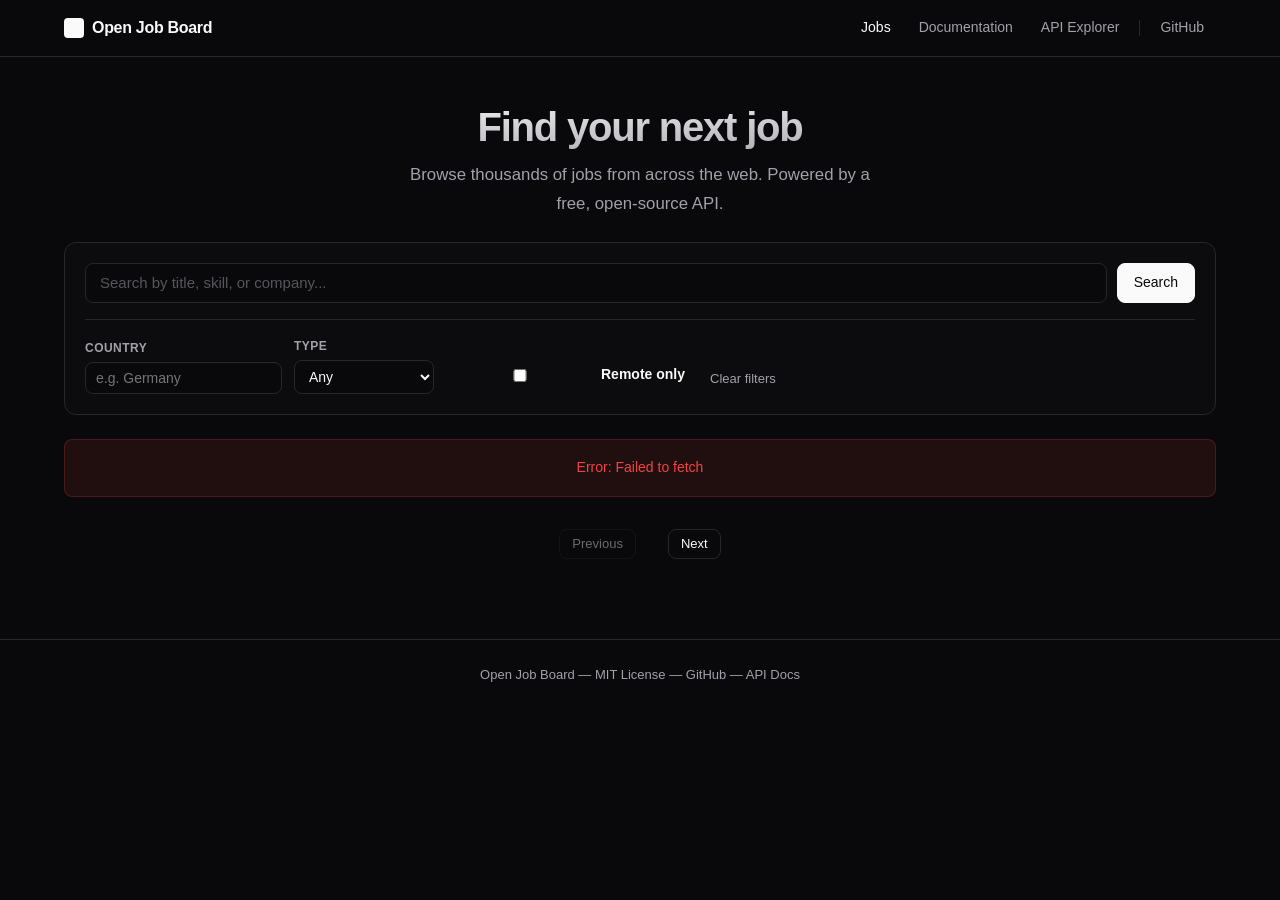
<file: docs/index.html>
<!DOCTYPE html>
<html lang="en">
<head>
  <meta charset="UTF-8">
  <meta name="viewport" content="width=device-width, initial-scale=1.0">
  <title>Open Job Board - Browse Jobs</title>
  <meta name="description" content="Browse thousands of job listings. Search by keyword, filter by location, remote, employment type, and more.">
  <link rel="stylesheet" href="assets/style.css">
</head>
<body>
  <header class="site-header">
    <div class="container">
      <a href="./" class="logo">
        <div class="logo-icon"></div>
        Open Job Board
      </a>
      <button class="nav-toggle" onclick="document.querySelector('.site-header nav').classList.toggle('open')" aria-label="Toggle navigation">
        <svg viewBox="0 0 20 20" fill="currentColor"><path fill-rule="evenodd" d="M3 5a1 1 0 011-1h12a1 1 0 110 2H4a1 1 0 01-1-1zm0 5a1 1 0 011-1h12a1 1 0 110 2H4a1 1 0 01-1-1zm0 5a1 1 0 011-1h12a1 1 0 110 2H4a1 1 0 01-1-1z" clip-rule="evenodd"/></svg>
      </button>
      <nav>
        <a href="./" class="active">Jobs</a>
        <a href="docs/">Documentation</a>
        <a href="docs/api.html">API Explorer</a>
        <span class="nav-separator"></span>
        <a href="https://github.com/open-job-board/open-job-board">GitHub</a>
      </nav>
    </div>
  </header>

  <main class="container">
    <!-- Search hero -->
    <section class="search-hero">
      <h1 class="search-hero-title">Find your next job</h1>
      <p class="search-hero-subtitle">Browse thousands of jobs from across the web. Powered by a free, open-source API.</p>
    </section>

    <!-- Search + Filters -->
    <form id="search-form" class="search-form">
      <div class="search-row">
        <input
          type="text"
          id="q"
          name="q"
          placeholder="Search by title, skill, or company..."
          class="search-input-main"
          autocomplete="off"
        >
        <button type="submit" class="btn btn-primary">Search</button>
      </div>

      <div class="filters-bar" id="filters-bar">
        <div class="filter-group">
          <label for="country">Country</label>
          <input type="text" id="country" placeholder="e.g. Germany">
        </div>
        <div class="filter-group">
          <label for="employment">Type</label>
          <select id="employment">
            <option value="">Any</option>
            <option value="full-time">Full-time</option>
            <option value="part-time">Part-time</option>
            <option value="contract">Contract</option>
            <option value="freelance">Freelance</option>
            <option value="internship">Internship</option>
          </select>
        </div>
        <div class="filter-group filter-group-checkbox">
          <label>
            <input type="checkbox" id="remote">
            Remote only
          </label>
        </div>
        <button type="button" class="btn btn-ghost btn-sm" id="clear-filters-btn">Clear filters</button>
      </div>
    </form>

    <!-- Status -->
    <div id="status" class="status-message" hidden></div>

    <!-- Results header -->
    <div id="results-header" class="results-header" hidden>
      <span id="results-count"></span>
    </div>

    <!-- Job list -->
    <div id="results" class="results-grid"></div>

    <!-- Pagination -->
    <div id="pagination" class="pagination" hidden>
      <button id="prev-btn" class="btn btn-secondary btn-sm" disabled>Previous</button>
      <span id="page-info"></span>
      <button id="next-btn" class="btn btn-secondary btn-sm">Next</button>
    </div>
  </main>

  <!-- Job detail modal -->
  <div id="job-modal" class="job-modal" hidden>
    <div class="job-modal-backdrop" id="modal-backdrop"></div>
    <div class="job-modal-content" id="modal-content" role="dialog" aria-modal="true" aria-labelledby="modal-title">
      <div class="job-modal-header">
        <h2 id="modal-title"></h2>
        <button class="job-modal-close" id="modal-close" aria-label="Close">&times;</button>
      </div>
      <div class="job-modal-body" id="modal-body"></div>
    </div>
  </div>

  <footer class="site-footer">
    <div class="container">
      <p>Open Job Board &mdash; MIT License &mdash; <a href="https://github.com/open-job-board/open-job-board">GitHub</a> &mdash; <a href="docs/">API Docs</a></p>
    </div>
  </footer>

  <script src="assets/search.js"></script>
</body>
</html>
</file>
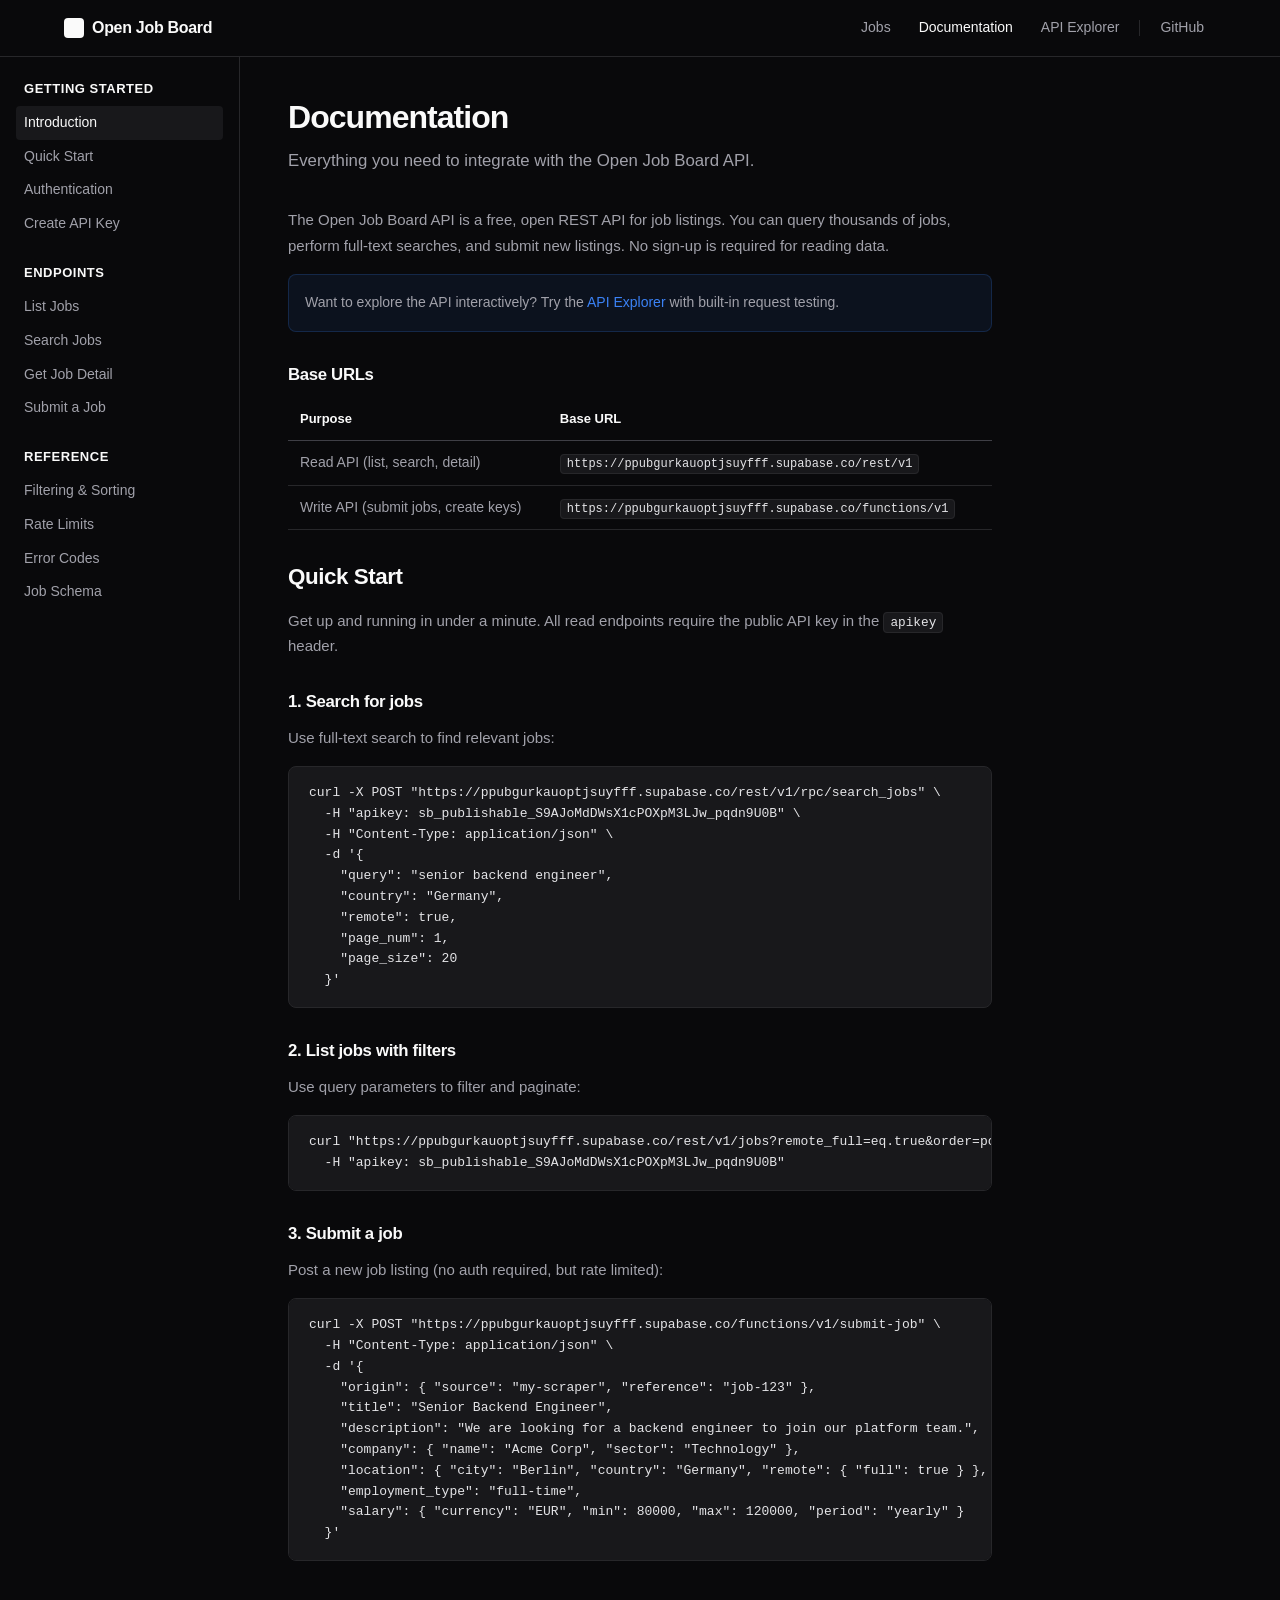
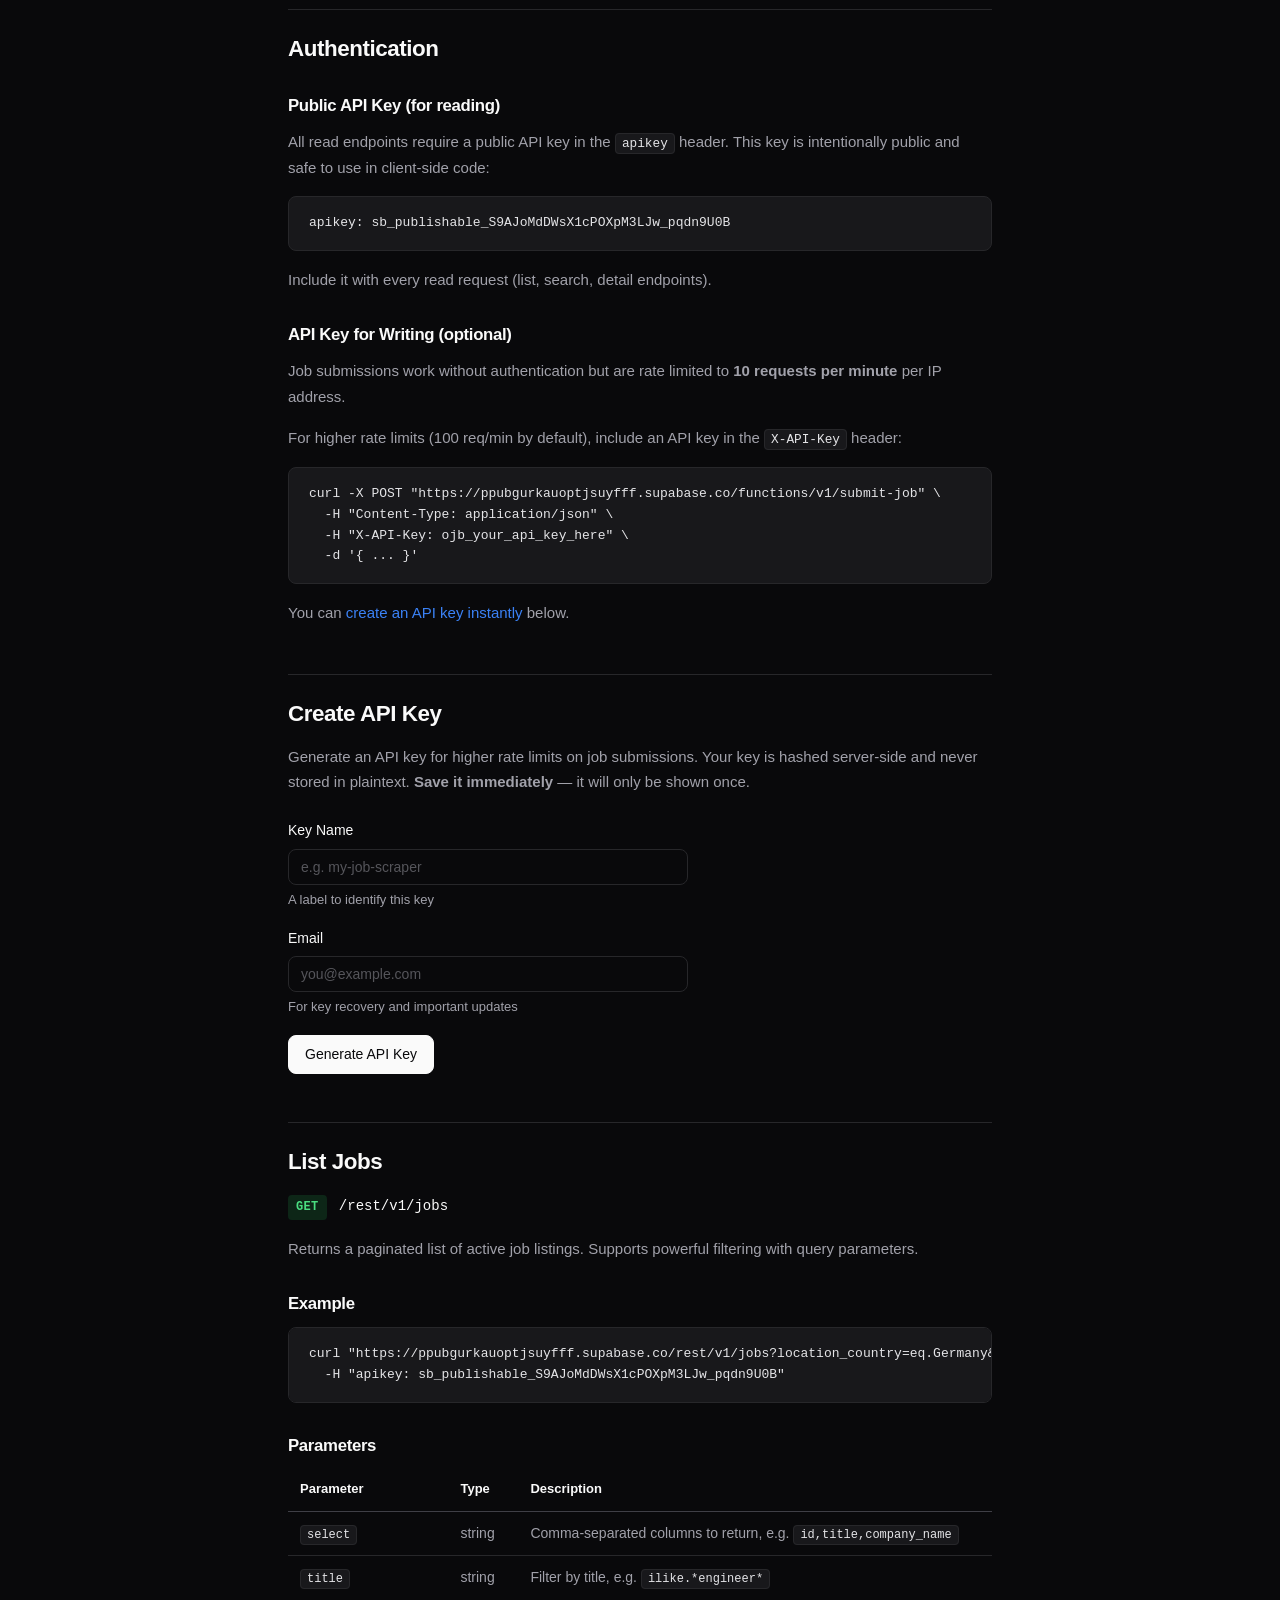
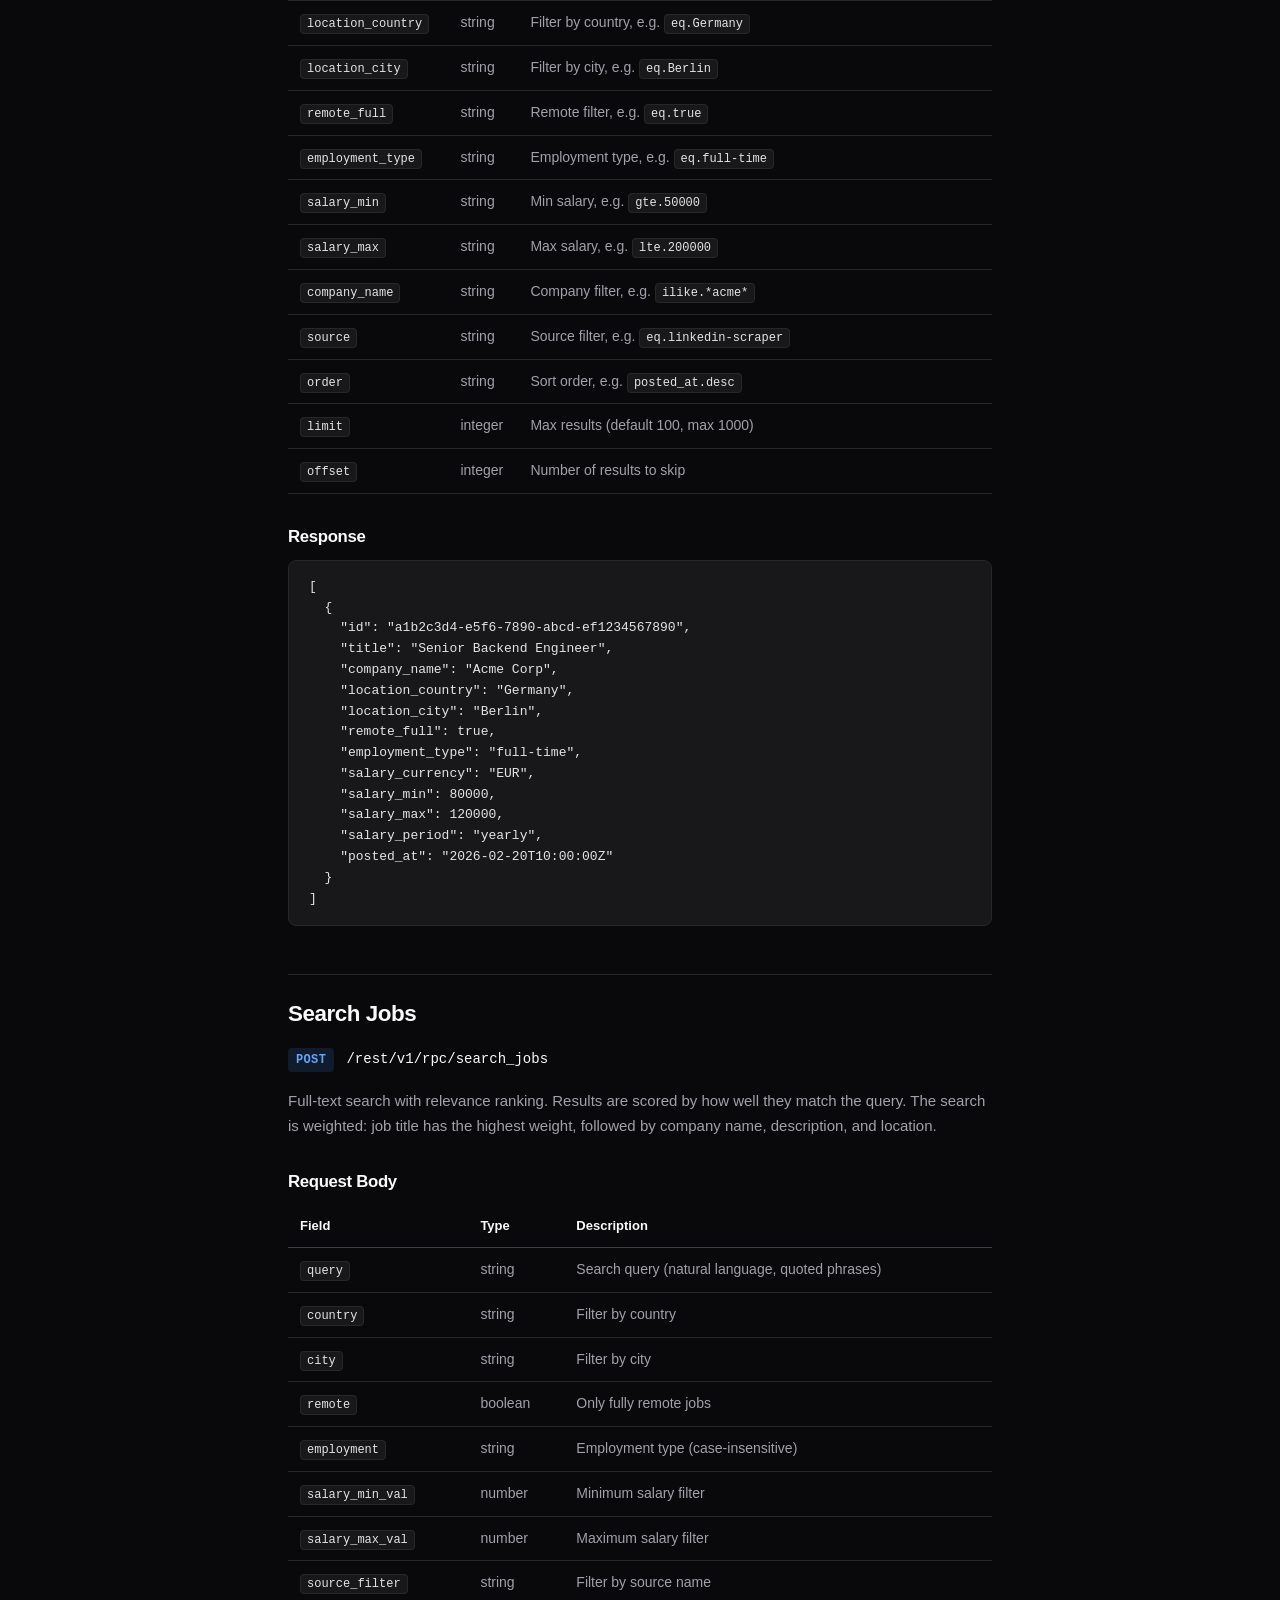
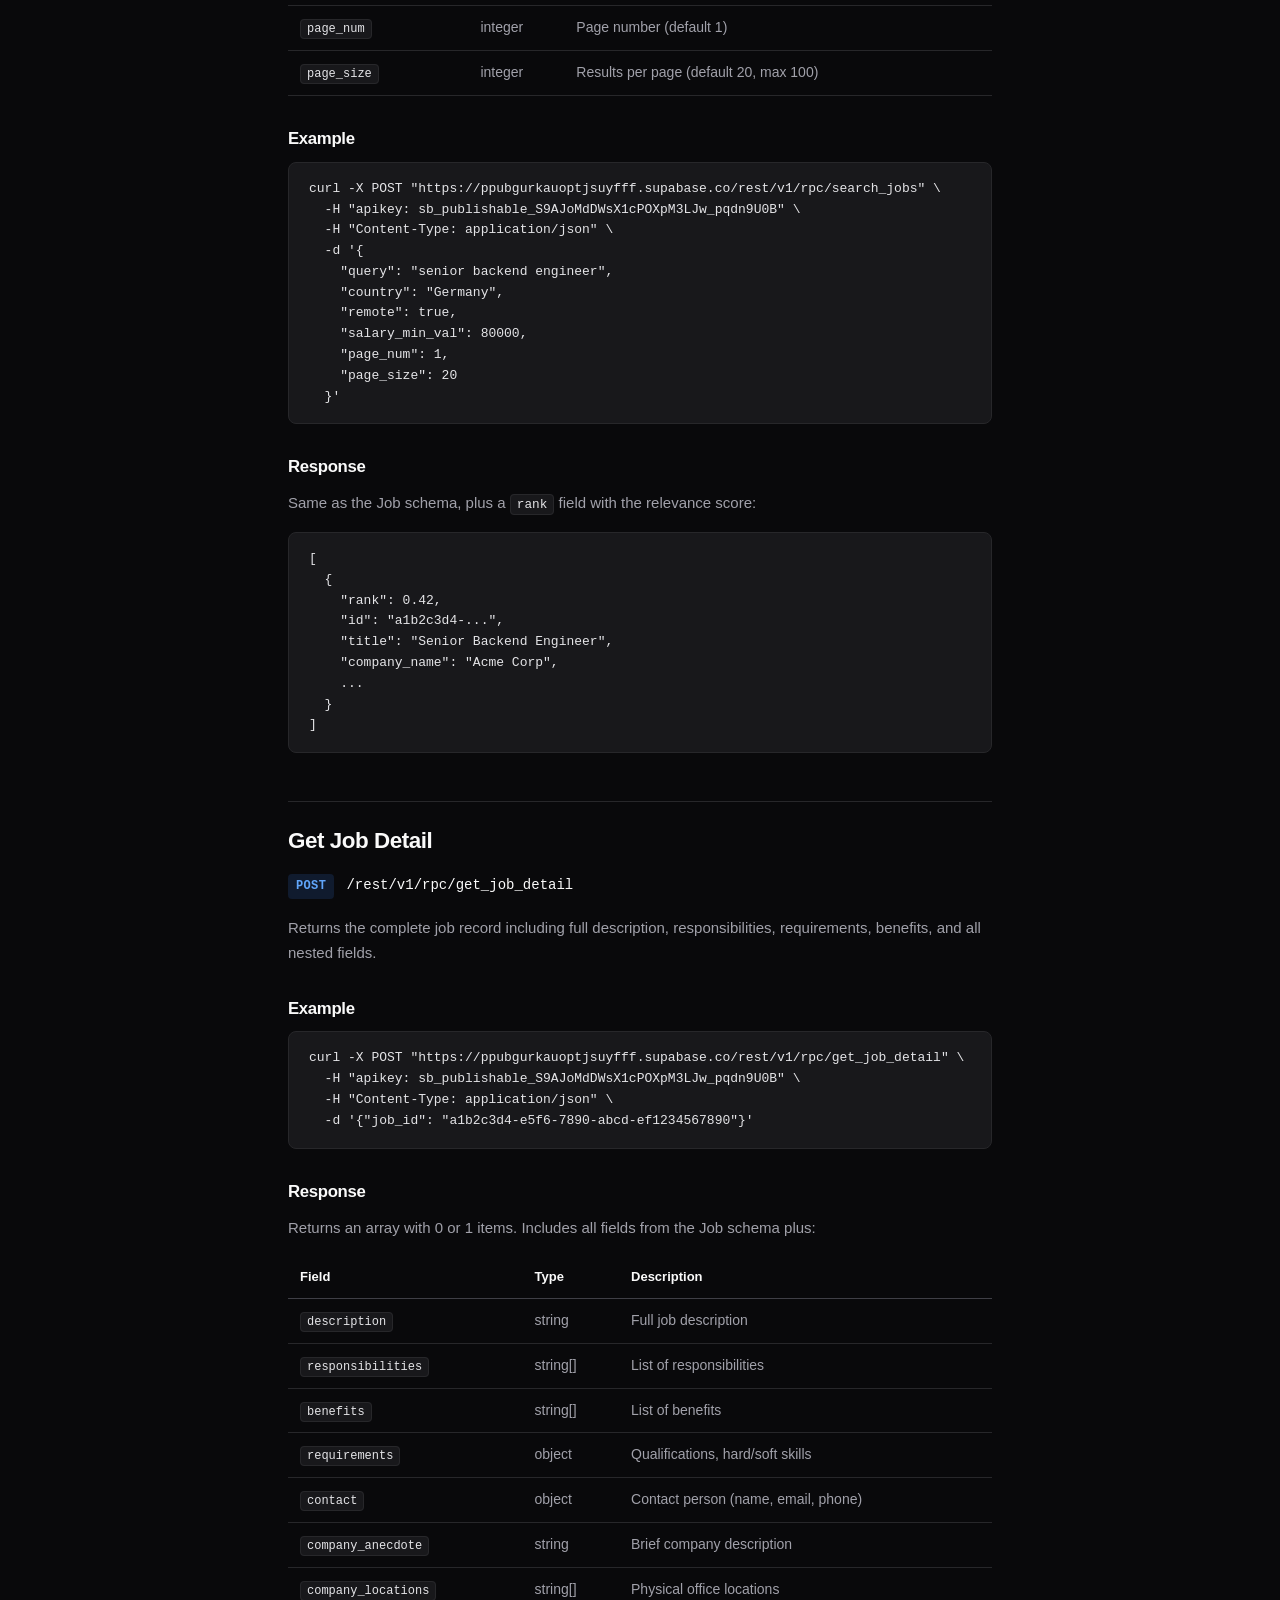
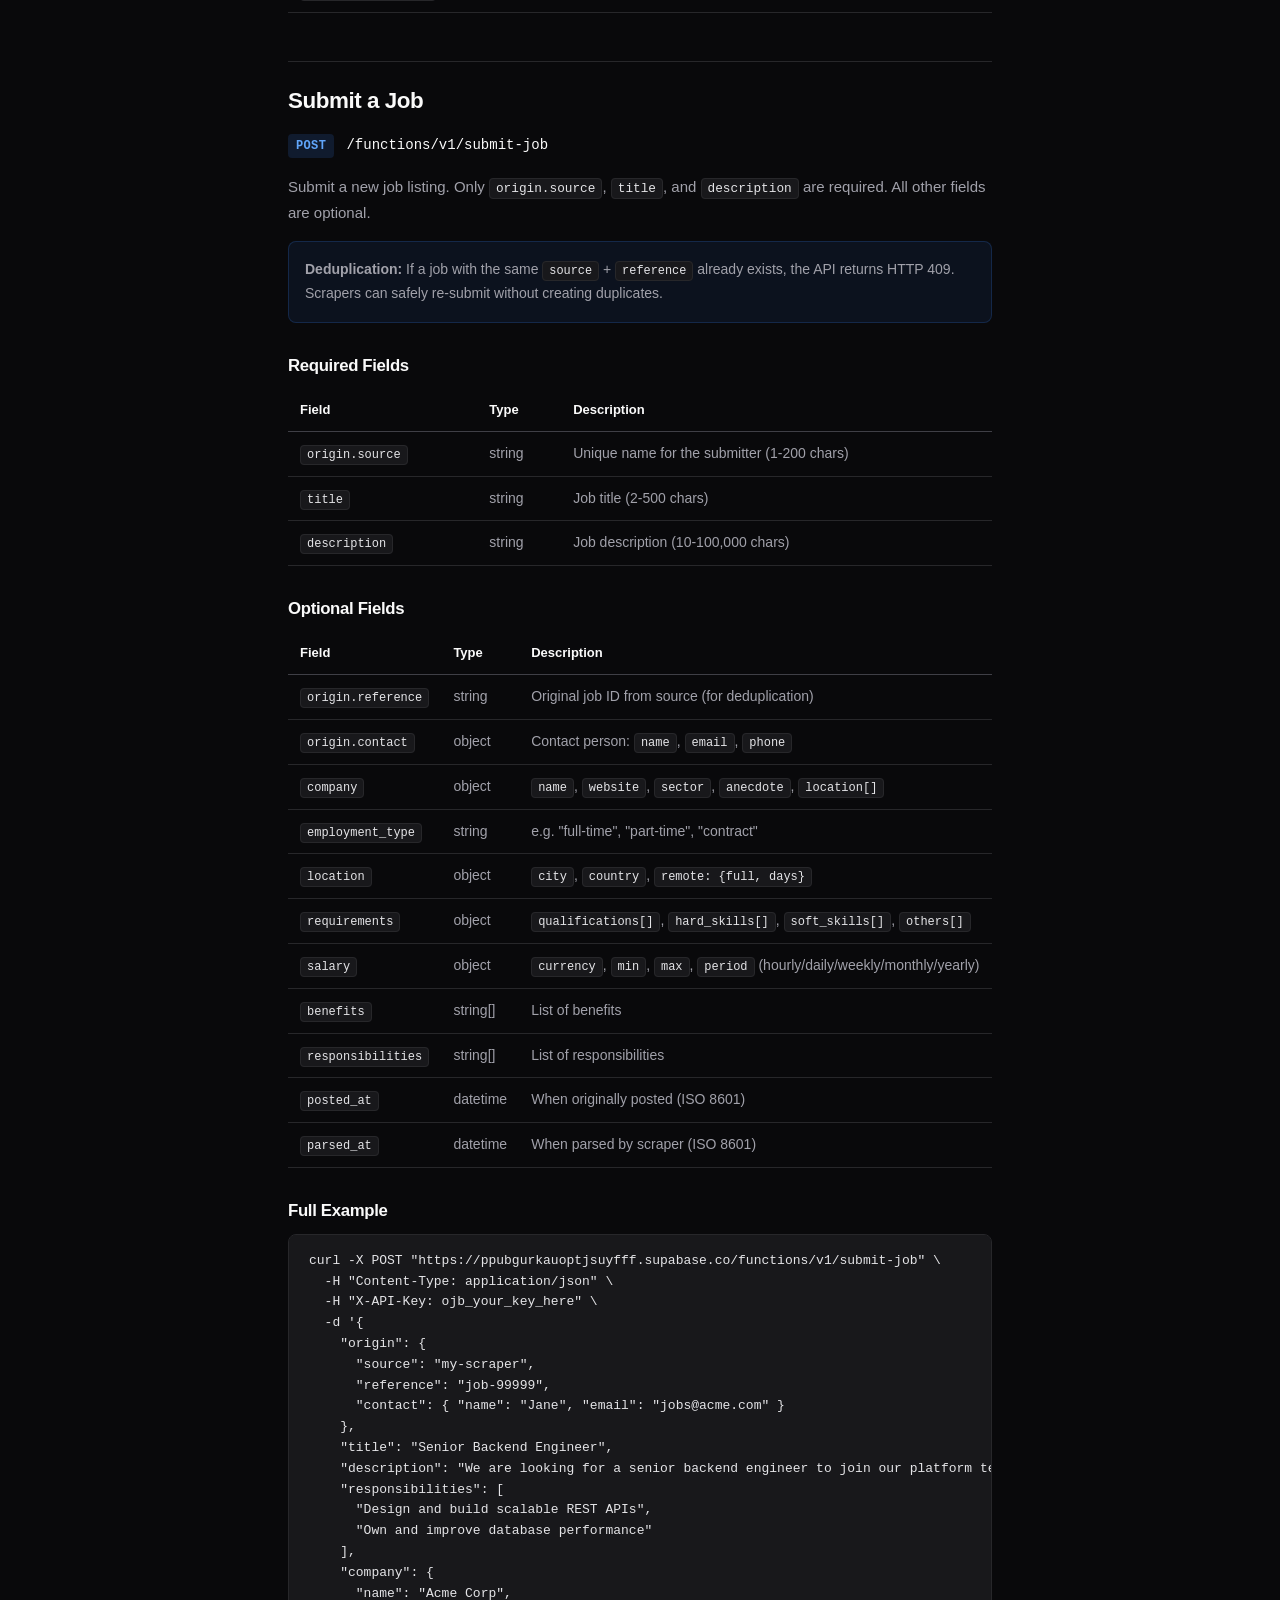
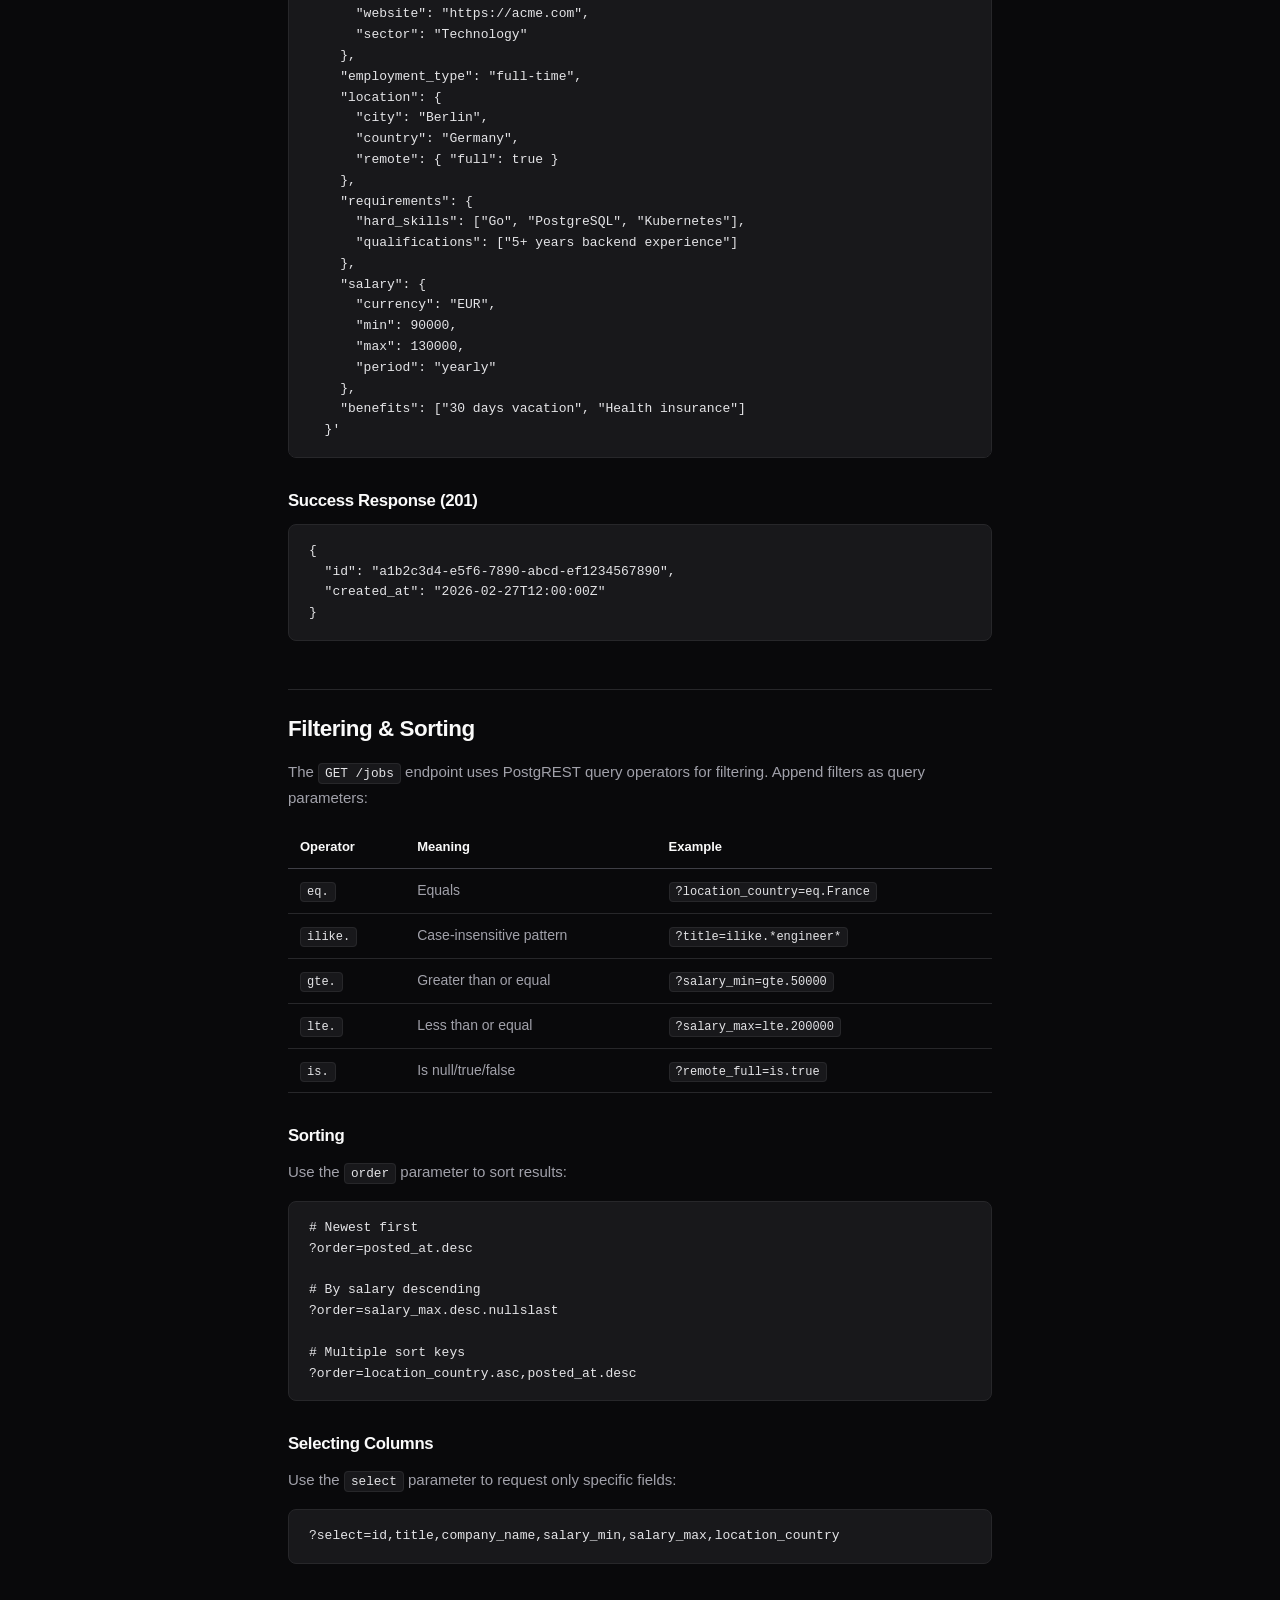
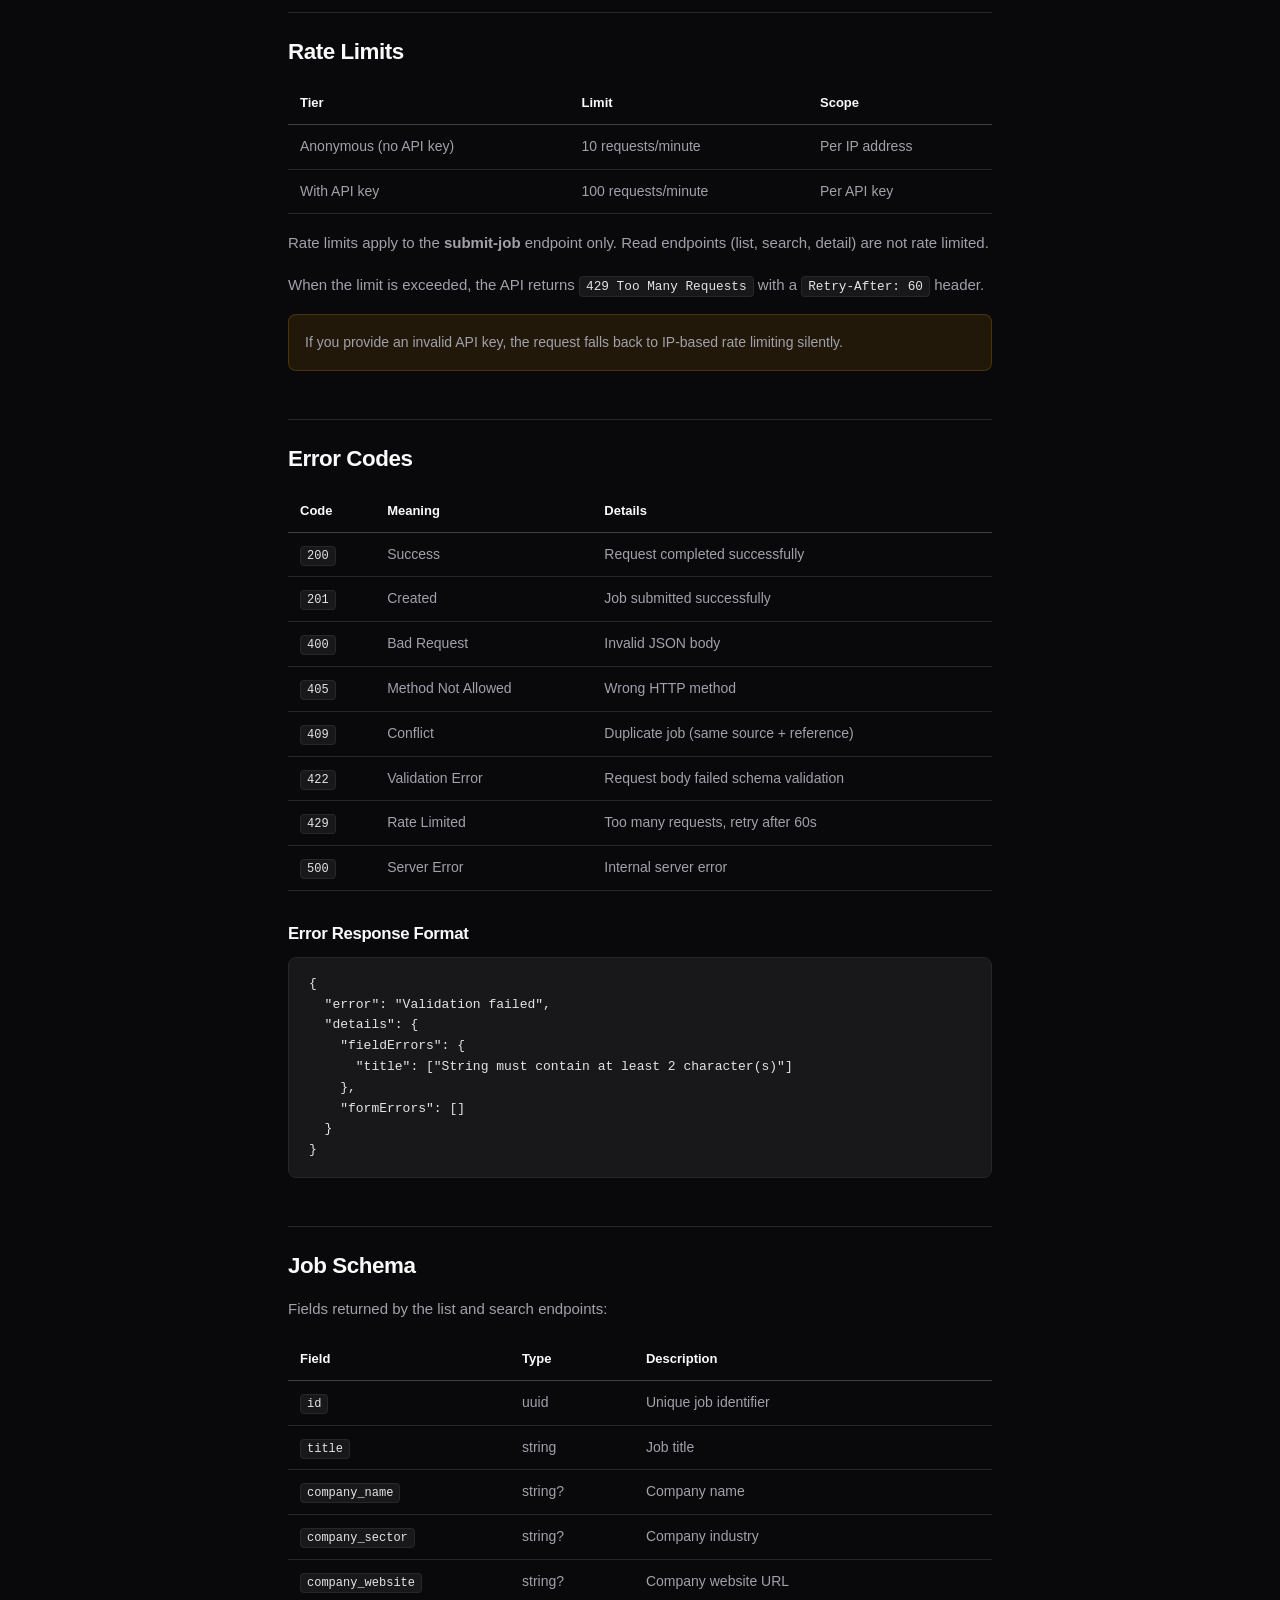
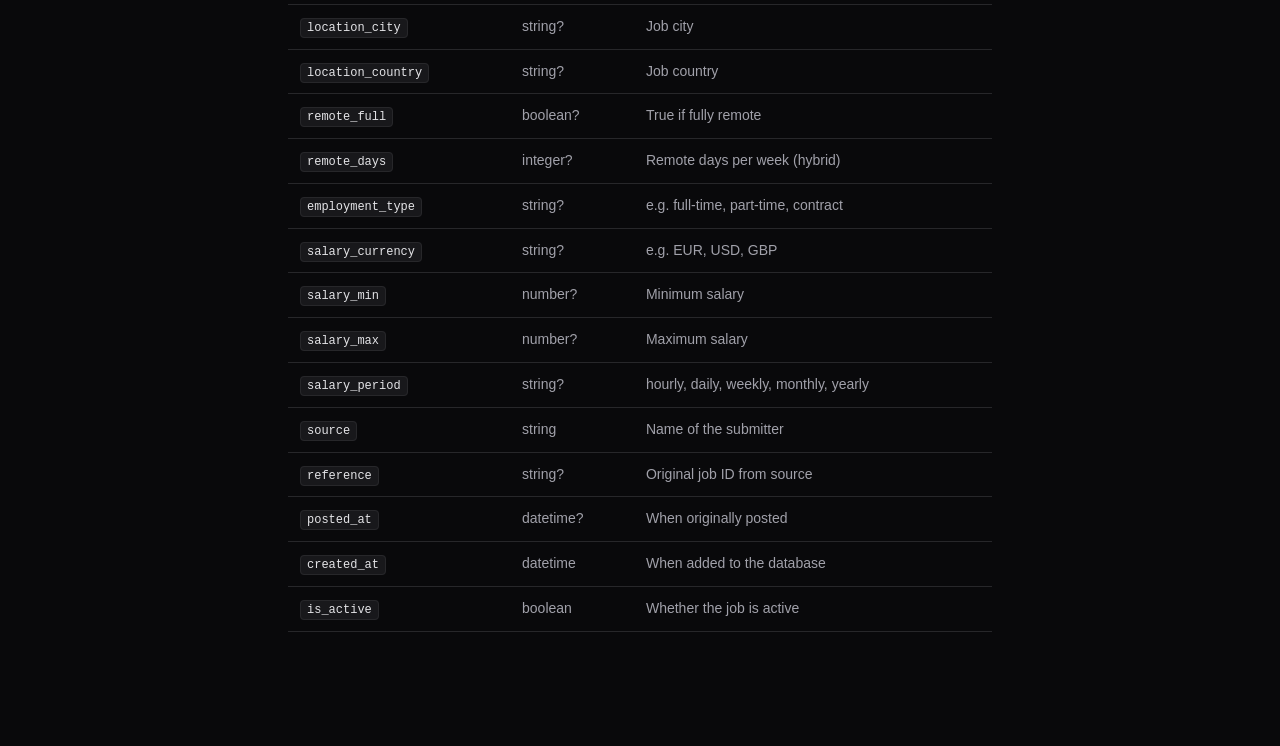
<file: docs/docs/index.html>
<!DOCTYPE html>
<html lang="en">
<head>
  <meta charset="UTF-8">
  <meta name="viewport" content="width=device-width, initial-scale=1.0">
  <title>Documentation - Open Job Board</title>
  <meta name="description" content="Complete API documentation for the Open Job Board. Learn how to query, search, and submit job listings.">
  <link rel="stylesheet" href="../assets/style.css">
</head>
<body>
  <header class="site-header">
    <div class="container">
      <a href="../" class="logo">
        <div class="logo-icon"></div>
        Open Job Board
      </a>
      <button class="nav-toggle" onclick="document.querySelector('.site-header nav').classList.toggle('open')" aria-label="Toggle navigation">
        <svg viewBox="0 0 20 20" fill="currentColor"><path fill-rule="evenodd" d="M3 5a1 1 0 011-1h12a1 1 0 110 2H4a1 1 0 01-1-1zm0 5a1 1 0 011-1h12a1 1 0 110 2H4a1 1 0 01-1-1zm0 5a1 1 0 011-1h12a1 1 0 110 2H4a1 1 0 01-1-1z" clip-rule="evenodd"/></svg>
      </button>
      <nav>
        <a href="../">Jobs</a>
        <a href="./" class="active">Documentation</a>
        <a href="api.html">API Explorer</a>
        <span class="nav-separator"></span>
        <a href="https://github.com/open-job-board/open-job-board">GitHub</a>
      </nav>
    </div>
  </header>

  <div class="docs-layout">
    <aside class="docs-sidebar" id="docs-sidebar">
      <div class="docs-sidebar-section">
        <h4>Getting Started</h4>
        <a href="#introduction">Introduction</a>
        <a href="#quick-start">Quick Start</a>
        <a href="#authentication">Authentication</a>
        <a href="#create-api-key">Create API Key</a>
      </div>
      <div class="docs-sidebar-section">
        <h4>Endpoints</h4>
        <a href="#list-jobs">List Jobs</a>
        <a href="#search-jobs">Search Jobs</a>
        <a href="#get-job-detail">Get Job Detail</a>
        <a href="#submit-job">Submit a Job</a>
      </div>
      <div class="docs-sidebar-section">
        <h4>Reference</h4>
        <a href="#filtering">Filtering &amp; Sorting</a>
        <a href="#rate-limits">Rate Limits</a>
        <a href="#error-codes">Error Codes</a>
        <a href="#job-schema">Job Schema</a>
      </div>
    </aside>

    <main class="docs-content">
      <!-- Introduction -->
      <h1 id="introduction">Documentation</h1>
      <p class="subtitle">Everything you need to integrate with the Open Job Board API.</p>

      <p>The Open Job Board API is a free, open REST API for job listings. You can query thousands of jobs, perform full-text searches, and submit new listings. No sign-up is required for reading data.</p>

      <div class="alert alert-info">
        <p>Want to explore the API interactively? Try the <a href="api.html">API Explorer</a> with built-in request testing.</p>
      </div>

      <h3>Base URLs</h3>
      <table>
        <thead>
          <tr><th>Purpose</th><th>Base URL</th></tr>
        </thead>
        <tbody>
          <tr>
            <td>Read API (list, search, detail)</td>
            <td><code>https://ppubgurkauoptjsuyfff.supabase.co/rest/v1</code></td>
          </tr>
          <tr>
            <td>Write API (submit jobs, create keys)</td>
            <td><code>https://ppubgurkauoptjsuyfff.supabase.co/functions/v1</code></td>
          </tr>
        </tbody>
      </table>

      <!-- Quick Start -->
      <h2 id="quick-start">Quick Start</h2>

      <p>Get up and running in under a minute. All read endpoints require the public API key in the <code>apikey</code> header.</p>

      <h3>1. Search for jobs</h3>
      <p>Use full-text search to find relevant jobs:</p>
      <div class="code-block">
        <pre><code>curl -X POST "https://ppubgurkauoptjsuyfff.supabase.co/rest/v1/rpc/search_jobs" \
  -H "apikey: sb_publishable_S9AJoMdDWsX1cPOXpM3LJw_pqdn9U0B" \
  -H "Content-Type: application/json" \
  -d '{
    "query": "senior backend engineer",
    "country": "Germany",
    "remote": true,
    "page_num": 1,
    "page_size": 20
  }'</code></pre>
        <button class="copy-btn" onclick="copyCode(this)">Copy</button>
      </div>

      <h3>2. List jobs with filters</h3>
      <p>Use query parameters to filter and paginate:</p>
      <div class="code-block">
        <pre><code>curl "https://ppubgurkauoptjsuyfff.supabase.co/rest/v1/jobs?remote_full=eq.true&amp;order=posted_at.desc&amp;limit=20" \
  -H "apikey: sb_publishable_S9AJoMdDWsX1cPOXpM3LJw_pqdn9U0B"</code></pre>
        <button class="copy-btn" onclick="copyCode(this)">Copy</button>
      </div>

      <h3>3. Submit a job</h3>
      <p>Post a new job listing (no auth required, but rate limited):</p>
      <div class="code-block">
        <pre><code>curl -X POST "https://ppubgurkauoptjsuyfff.supabase.co/functions/v1/submit-job" \
  -H "Content-Type: application/json" \
  -d '{
    "origin": { "source": "my-scraper", "reference": "job-123" },
    "title": "Senior Backend Engineer",
    "description": "We are looking for a backend engineer to join our platform team.",
    "company": { "name": "Acme Corp", "sector": "Technology" },
    "location": { "city": "Berlin", "country": "Germany", "remote": { "full": true } },
    "employment_type": "full-time",
    "salary": { "currency": "EUR", "min": 80000, "max": 120000, "period": "yearly" }
  }'</code></pre>
        <button class="copy-btn" onclick="copyCode(this)">Copy</button>
      </div>

      <!-- Authentication -->
      <h2 id="authentication">Authentication</h2>

      <h3>Public API Key (for reading)</h3>
      <p>All read endpoints require a public API key in the <code>apikey</code> header. This key is intentionally public and safe to use in client-side code:</p>
      <div class="code-block">
        <pre><code>apikey: sb_publishable_S9AJoMdDWsX1cPOXpM3LJw_pqdn9U0B</code></pre>
        <button class="copy-btn" onclick="copyCode(this)">Copy</button>
      </div>
      <p>Include it with every read request (list, search, detail endpoints).</p>

      <h3>API Key for Writing (optional)</h3>
      <p>Job submissions work without authentication but are rate limited to <strong>10 requests per minute</strong> per IP address.</p>
      <p>For higher rate limits (100 req/min by default), include an API key in the <code>X-API-Key</code> header:</p>
      <div class="code-block">
        <pre><code>curl -X POST "https://ppubgurkauoptjsuyfff.supabase.co/functions/v1/submit-job" \
  -H "Content-Type: application/json" \
  -H "X-API-Key: ojb_your_api_key_here" \
  -d '{ ... }'</code></pre>
        <button class="copy-btn" onclick="copyCode(this)">Copy</button>
      </div>
      <p>You can <a href="#create-api-key">create an API key instantly</a> below.</p>

      <!-- Create API Key -->
      <h2 id="create-api-key">Create API Key</h2>

      <p>Generate an API key for higher rate limits on job submissions. Your key is hashed server-side and never stored in plaintext. <strong>Save it immediately</strong> &mdash; it will only be shown once.</p>

      <form id="create-key-form" style="max-width: 400px; margin: 24px 0;">
        <div class="form-group">
          <label for="key-name">Key Name</label>
          <input type="text" id="key-name" placeholder="e.g. my-job-scraper" required minlength="1" maxlength="100">
          <span class="form-hint">A label to identify this key</span>
        </div>
        <div class="form-group">
          <label for="key-email">Email</label>
          <input type="email" id="key-email" placeholder="you@example.com" required maxlength="320">
          <span class="form-hint">For key recovery and important updates</span>
        </div>
        <button type="submit" class="btn btn-primary" id="create-key-btn">Generate API Key</button>
      </form>

      <div id="key-result"></div>

      <!-- List Jobs -->
      <h2 id="list-jobs">List Jobs</h2>
      <p>
        <span class="method-badge method-get">GET</span>
        <span class="endpoint-path">/rest/v1/jobs</span>
      </p>
      <p>Returns a paginated list of active job listings. Supports powerful filtering with query parameters.</p>

      <h3>Example</h3>
      <div class="code-block">
        <pre><code>curl "https://ppubgurkauoptjsuyfff.supabase.co/rest/v1/jobs?location_country=eq.Germany&amp;remote_full=eq.true&amp;order=posted_at.desc&amp;limit=20&amp;offset=0" \
  -H "apikey: sb_publishable_S9AJoMdDWsX1cPOXpM3LJw_pqdn9U0B"</code></pre>
        <button class="copy-btn" onclick="copyCode(this)">Copy</button>
      </div>

      <h3>Parameters</h3>
      <table>
        <thead>
          <tr><th>Parameter</th><th>Type</th><th>Description</th></tr>
        </thead>
        <tbody>
          <tr><td><code>select</code></td><td>string</td><td>Comma-separated columns to return, e.g. <code>id,title,company_name</code></td></tr>
          <tr><td><code>title</code></td><td>string</td><td>Filter by title, e.g. <code>ilike.*engineer*</code></td></tr>
          <tr><td><code>location_country</code></td><td>string</td><td>Filter by country, e.g. <code>eq.Germany</code></td></tr>
          <tr><td><code>location_city</code></td><td>string</td><td>Filter by city, e.g. <code>eq.Berlin</code></td></tr>
          <tr><td><code>remote_full</code></td><td>string</td><td>Remote filter, e.g. <code>eq.true</code></td></tr>
          <tr><td><code>employment_type</code></td><td>string</td><td>Employment type, e.g. <code>eq.full-time</code></td></tr>
          <tr><td><code>salary_min</code></td><td>string</td><td>Min salary, e.g. <code>gte.50000</code></td></tr>
          <tr><td><code>salary_max</code></td><td>string</td><td>Max salary, e.g. <code>lte.200000</code></td></tr>
          <tr><td><code>company_name</code></td><td>string</td><td>Company filter, e.g. <code>ilike.*acme*</code></td></tr>
          <tr><td><code>source</code></td><td>string</td><td>Source filter, e.g. <code>eq.linkedin-scraper</code></td></tr>
          <tr><td><code>order</code></td><td>string</td><td>Sort order, e.g. <code>posted_at.desc</code></td></tr>
          <tr><td><code>limit</code></td><td>integer</td><td>Max results (default 100, max 1000)</td></tr>
          <tr><td><code>offset</code></td><td>integer</td><td>Number of results to skip</td></tr>
        </tbody>
      </table>

      <h3>Response</h3>
      <div class="code-block">
        <pre><code>[
  {
    "id": "a1b2c3d4-e5f6-7890-abcd-ef1234567890",
    "title": "Senior Backend Engineer",
    "company_name": "Acme Corp",
    "location_country": "Germany",
    "location_city": "Berlin",
    "remote_full": true,
    "employment_type": "full-time",
    "salary_currency": "EUR",
    "salary_min": 80000,
    "salary_max": 120000,
    "salary_period": "yearly",
    "posted_at": "2026-02-20T10:00:00Z"
  }
]</code></pre>
        <button class="copy-btn" onclick="copyCode(this)">Copy</button>
      </div>

      <!-- Search Jobs -->
      <h2 id="search-jobs">Search Jobs</h2>
      <p>
        <span class="method-badge method-post">POST</span>
        <span class="endpoint-path">/rest/v1/rpc/search_jobs</span>
      </p>
      <p>Full-text search with relevance ranking. Results are scored by how well they match the query. The search is weighted: job title has the highest weight, followed by company name, description, and location.</p>

      <h3>Request Body</h3>
      <table>
        <thead>
          <tr><th>Field</th><th>Type</th><th>Description</th></tr>
        </thead>
        <tbody>
          <tr><td><code>query</code></td><td>string</td><td>Search query (natural language, quoted phrases)</td></tr>
          <tr><td><code>country</code></td><td>string</td><td>Filter by country</td></tr>
          <tr><td><code>city</code></td><td>string</td><td>Filter by city</td></tr>
          <tr><td><code>remote</code></td><td>boolean</td><td>Only fully remote jobs</td></tr>
          <tr><td><code>employment</code></td><td>string</td><td>Employment type (case-insensitive)</td></tr>
          <tr><td><code>salary_min_val</code></td><td>number</td><td>Minimum salary filter</td></tr>
          <tr><td><code>salary_max_val</code></td><td>number</td><td>Maximum salary filter</td></tr>
          <tr><td><code>source_filter</code></td><td>string</td><td>Filter by source name</td></tr>
          <tr><td><code>page_num</code></td><td>integer</td><td>Page number (default 1)</td></tr>
          <tr><td><code>page_size</code></td><td>integer</td><td>Results per page (default 20, max 100)</td></tr>
        </tbody>
      </table>

      <h3>Example</h3>
      <div class="code-block">
        <pre><code>curl -X POST "https://ppubgurkauoptjsuyfff.supabase.co/rest/v1/rpc/search_jobs" \
  -H "apikey: sb_publishable_S9AJoMdDWsX1cPOXpM3LJw_pqdn9U0B" \
  -H "Content-Type: application/json" \
  -d '{
    "query": "senior backend engineer",
    "country": "Germany",
    "remote": true,
    "salary_min_val": 80000,
    "page_num": 1,
    "page_size": 20
  }'</code></pre>
        <button class="copy-btn" onclick="copyCode(this)">Copy</button>
      </div>

      <h3>Response</h3>
      <p>Same as the Job schema, plus a <code>rank</code> field with the relevance score:</p>
      <div class="code-block">
        <pre><code>[
  {
    "rank": 0.42,
    "id": "a1b2c3d4-...",
    "title": "Senior Backend Engineer",
    "company_name": "Acme Corp",
    ...
  }
]</code></pre>
        <button class="copy-btn" onclick="copyCode(this)">Copy</button>
      </div>

      <!-- Get Job Detail -->
      <h2 id="get-job-detail">Get Job Detail</h2>
      <p>
        <span class="method-badge method-post">POST</span>
        <span class="endpoint-path">/rest/v1/rpc/get_job_detail</span>
      </p>
      <p>Returns the complete job record including full description, responsibilities, requirements, benefits, and all nested fields.</p>

      <h3>Example</h3>
      <div class="code-block">
        <pre><code>curl -X POST "https://ppubgurkauoptjsuyfff.supabase.co/rest/v1/rpc/get_job_detail" \
  -H "apikey: sb_publishable_S9AJoMdDWsX1cPOXpM3LJw_pqdn9U0B" \
  -H "Content-Type: application/json" \
  -d '{"job_id": "a1b2c3d4-e5f6-7890-abcd-ef1234567890"}'</code></pre>
        <button class="copy-btn" onclick="copyCode(this)">Copy</button>
      </div>

      <h3>Response</h3>
      <p>Returns an array with 0 or 1 items. Includes all fields from the Job schema plus:</p>
      <table>
        <thead>
          <tr><th>Field</th><th>Type</th><th>Description</th></tr>
        </thead>
        <tbody>
          <tr><td><code>description</code></td><td>string</td><td>Full job description</td></tr>
          <tr><td><code>responsibilities</code></td><td>string[]</td><td>List of responsibilities</td></tr>
          <tr><td><code>benefits</code></td><td>string[]</td><td>List of benefits</td></tr>
          <tr><td><code>requirements</code></td><td>object</td><td>Qualifications, hard/soft skills</td></tr>
          <tr><td><code>contact</code></td><td>object</td><td>Contact person (name, email, phone)</td></tr>
          <tr><td><code>company_anecdote</code></td><td>string</td><td>Brief company description</td></tr>
          <tr><td><code>company_locations</code></td><td>string[]</td><td>Physical office locations</td></tr>
        </tbody>
      </table>

      <!-- Submit Job -->
      <h2 id="submit-job">Submit a Job</h2>
      <p>
        <span class="method-badge method-post">POST</span>
        <span class="endpoint-path">/functions/v1/submit-job</span>
      </p>
      <p>Submit a new job listing. Only <code>origin.source</code>, <code>title</code>, and <code>description</code> are required. All other fields are optional.</p>

      <div class="alert alert-info">
        <p><strong>Deduplication:</strong> If a job with the same <code>source</code> + <code>reference</code> already exists, the API returns HTTP 409. Scrapers can safely re-submit without creating duplicates.</p>
      </div>

      <h3>Required Fields</h3>
      <table>
        <thead>
          <tr><th>Field</th><th>Type</th><th>Description</th></tr>
        </thead>
        <tbody>
          <tr><td><code>origin.source</code></td><td>string</td><td>Unique name for the submitter (1-200 chars)</td></tr>
          <tr><td><code>title</code></td><td>string</td><td>Job title (2-500 chars)</td></tr>
          <tr><td><code>description</code></td><td>string</td><td>Job description (10-100,000 chars)</td></tr>
        </tbody>
      </table>

      <h3>Optional Fields</h3>
      <table>
        <thead>
          <tr><th>Field</th><th>Type</th><th>Description</th></tr>
        </thead>
        <tbody>
          <tr><td><code>origin.reference</code></td><td>string</td><td>Original job ID from source (for deduplication)</td></tr>
          <tr><td><code>origin.contact</code></td><td>object</td><td>Contact person: <code>name</code>, <code>email</code>, <code>phone</code></td></tr>
          <tr><td><code>company</code></td><td>object</td><td><code>name</code>, <code>website</code>, <code>sector</code>, <code>anecdote</code>, <code>location[]</code></td></tr>
          <tr><td><code>employment_type</code></td><td>string</td><td>e.g. "full-time", "part-time", "contract"</td></tr>
          <tr><td><code>location</code></td><td>object</td><td><code>city</code>, <code>country</code>, <code>remote: {full, days}</code></td></tr>
          <tr><td><code>requirements</code></td><td>object</td><td><code>qualifications[]</code>, <code>hard_skills[]</code>, <code>soft_skills[]</code>, <code>others[]</code></td></tr>
          <tr><td><code>salary</code></td><td>object</td><td><code>currency</code>, <code>min</code>, <code>max</code>, <code>period</code> (hourly/daily/weekly/monthly/yearly)</td></tr>
          <tr><td><code>benefits</code></td><td>string[]</td><td>List of benefits</td></tr>
          <tr><td><code>responsibilities</code></td><td>string[]</td><td>List of responsibilities</td></tr>
          <tr><td><code>posted_at</code></td><td>datetime</td><td>When originally posted (ISO 8601)</td></tr>
          <tr><td><code>parsed_at</code></td><td>datetime</td><td>When parsed by scraper (ISO 8601)</td></tr>
        </tbody>
      </table>

      <h3>Full Example</h3>
      <div class="code-block">
        <pre><code>curl -X POST "https://ppubgurkauoptjsuyfff.supabase.co/functions/v1/submit-job" \
  -H "Content-Type: application/json" \
  -H "X-API-Key: ojb_your_key_here" \
  -d '{
    "origin": {
      "source": "my-scraper",
      "reference": "job-99999",
      "contact": { "name": "Jane", "email": "jobs@acme.com" }
    },
    "title": "Senior Backend Engineer",
    "description": "We are looking for a senior backend engineer to join our platform team and help us scale to millions of users.",
    "responsibilities": [
      "Design and build scalable REST APIs",
      "Own and improve database performance"
    ],
    "company": {
      "name": "Acme Corp",
      "website": "https://acme.com",
      "sector": "Technology"
    },
    "employment_type": "full-time",
    "location": {
      "city": "Berlin",
      "country": "Germany",
      "remote": { "full": true }
    },
    "requirements": {
      "hard_skills": ["Go", "PostgreSQL", "Kubernetes"],
      "qualifications": ["5+ years backend experience"]
    },
    "salary": {
      "currency": "EUR",
      "min": 90000,
      "max": 130000,
      "period": "yearly"
    },
    "benefits": ["30 days vacation", "Health insurance"]
  }'</code></pre>
        <button class="copy-btn" onclick="copyCode(this)">Copy</button>
      </div>

      <h3>Success Response (201)</h3>
      <div class="code-block">
        <pre><code>{
  "id": "a1b2c3d4-e5f6-7890-abcd-ef1234567890",
  "created_at": "2026-02-27T12:00:00Z"
}</code></pre>
        <button class="copy-btn" onclick="copyCode(this)">Copy</button>
      </div>

      <!-- Filtering -->
      <h2 id="filtering">Filtering &amp; Sorting</h2>

      <p>The <code>GET /jobs</code> endpoint uses PostgREST query operators for filtering. Append filters as query parameters:</p>

      <table>
        <thead>
          <tr><th>Operator</th><th>Meaning</th><th>Example</th></tr>
        </thead>
        <tbody>
          <tr><td><code>eq.</code></td><td>Equals</td><td><code>?location_country=eq.France</code></td></tr>
          <tr><td><code>ilike.</code></td><td>Case-insensitive pattern</td><td><code>?title=ilike.*engineer*</code></td></tr>
          <tr><td><code>gte.</code></td><td>Greater than or equal</td><td><code>?salary_min=gte.50000</code></td></tr>
          <tr><td><code>lte.</code></td><td>Less than or equal</td><td><code>?salary_max=lte.200000</code></td></tr>
          <tr><td><code>is.</code></td><td>Is null/true/false</td><td><code>?remote_full=is.true</code></td></tr>
        </tbody>
      </table>

      <h3>Sorting</h3>
      <p>Use the <code>order</code> parameter to sort results:</p>
      <div class="code-block">
        <pre><code># Newest first
?order=posted_at.desc

# By salary descending
?order=salary_max.desc.nullslast

# Multiple sort keys
?order=location_country.asc,posted_at.desc</code></pre>
        <button class="copy-btn" onclick="copyCode(this)">Copy</button>
      </div>

      <h3>Selecting Columns</h3>
      <p>Use the <code>select</code> parameter to request only specific fields:</p>
      <div class="code-block">
        <pre><code>?select=id,title,company_name,salary_min,salary_max,location_country</code></pre>
        <button class="copy-btn" onclick="copyCode(this)">Copy</button>
      </div>

      <!-- Rate Limits -->
      <h2 id="rate-limits">Rate Limits</h2>

      <table>
        <thead>
          <tr><th>Tier</th><th>Limit</th><th>Scope</th></tr>
        </thead>
        <tbody>
          <tr><td>Anonymous (no API key)</td><td>10 requests/minute</td><td>Per IP address</td></tr>
          <tr><td>With API key</td><td>100 requests/minute</td><td>Per API key</td></tr>
        </tbody>
      </table>

      <p>Rate limits apply to the <strong>submit-job</strong> endpoint only. Read endpoints (list, search, detail) are not rate limited.</p>

      <p>When the limit is exceeded, the API returns <code>429 Too Many Requests</code> with a <code>Retry-After: 60</code> header.</p>

      <div class="alert alert-warning">
        <p>If you provide an invalid API key, the request falls back to IP-based rate limiting silently.</p>
      </div>

      <!-- Error Codes -->
      <h2 id="error-codes">Error Codes</h2>

      <table>
        <thead>
          <tr><th>Code</th><th>Meaning</th><th>Details</th></tr>
        </thead>
        <tbody>
          <tr><td><code>200</code></td><td>Success</td><td>Request completed successfully</td></tr>
          <tr><td><code>201</code></td><td>Created</td><td>Job submitted successfully</td></tr>
          <tr><td><code>400</code></td><td>Bad Request</td><td>Invalid JSON body</td></tr>
          <tr><td><code>405</code></td><td>Method Not Allowed</td><td>Wrong HTTP method</td></tr>
          <tr><td><code>409</code></td><td>Conflict</td><td>Duplicate job (same source + reference)</td></tr>
          <tr><td><code>422</code></td><td>Validation Error</td><td>Request body failed schema validation</td></tr>
          <tr><td><code>429</code></td><td>Rate Limited</td><td>Too many requests, retry after 60s</td></tr>
          <tr><td><code>500</code></td><td>Server Error</td><td>Internal server error</td></tr>
        </tbody>
      </table>

      <h3>Error Response Format</h3>
      <div class="code-block">
        <pre><code>{
  "error": "Validation failed",
  "details": {
    "fieldErrors": {
      "title": ["String must contain at least 2 character(s)"]
    },
    "formErrors": []
  }
}</code></pre>
        <button class="copy-btn" onclick="copyCode(this)">Copy</button>
      </div>

      <!-- Job Schema -->
      <h2 id="job-schema">Job Schema</h2>

      <p>Fields returned by the list and search endpoints:</p>

      <table>
        <thead>
          <tr><th>Field</th><th>Type</th><th>Description</th></tr>
        </thead>
        <tbody>
          <tr><td><code>id</code></td><td>uuid</td><td>Unique job identifier</td></tr>
          <tr><td><code>title</code></td><td>string</td><td>Job title</td></tr>
          <tr><td><code>company_name</code></td><td>string?</td><td>Company name</td></tr>
          <tr><td><code>company_sector</code></td><td>string?</td><td>Company industry</td></tr>
          <tr><td><code>company_website</code></td><td>string?</td><td>Company website URL</td></tr>
          <tr><td><code>location_city</code></td><td>string?</td><td>Job city</td></tr>
          <tr><td><code>location_country</code></td><td>string?</td><td>Job country</td></tr>
          <tr><td><code>remote_full</code></td><td>boolean?</td><td>True if fully remote</td></tr>
          <tr><td><code>remote_days</code></td><td>integer?</td><td>Remote days per week (hybrid)</td></tr>
          <tr><td><code>employment_type</code></td><td>string?</td><td>e.g. full-time, part-time, contract</td></tr>
          <tr><td><code>salary_currency</code></td><td>string?</td><td>e.g. EUR, USD, GBP</td></tr>
          <tr><td><code>salary_min</code></td><td>number?</td><td>Minimum salary</td></tr>
          <tr><td><code>salary_max</code></td><td>number?</td><td>Maximum salary</td></tr>
          <tr><td><code>salary_period</code></td><td>string?</td><td>hourly, daily, weekly, monthly, yearly</td></tr>
          <tr><td><code>source</code></td><td>string</td><td>Name of the submitter</td></tr>
          <tr><td><code>reference</code></td><td>string?</td><td>Original job ID from source</td></tr>
          <tr><td><code>posted_at</code></td><td>datetime?</td><td>When originally posted</td></tr>
          <tr><td><code>created_at</code></td><td>datetime</td><td>When added to the database</td></tr>
          <tr><td><code>is_active</code></td><td>boolean</td><td>Whether the job is active</td></tr>
        </tbody>
      </table>

    </main>
  </div>

  <button class="sidebar-toggle" onclick="document.getElementById('docs-sidebar').classList.toggle('open')" aria-label="Toggle sidebar">
    &#9776;
  </button>

  <script>
    function copyCode(btn) {
      const code = btn.previousElementSibling.querySelector('code');
      navigator.clipboard.writeText(code.textContent).then(() => {
        btn.textContent = 'Copied!';
        btn.classList.add('copied');
        setTimeout(() => { btn.textContent = 'Copy'; btn.classList.remove('copied'); }, 2000);
      });
    }

    // Highlight active sidebar link on scroll
    const sections = document.querySelectorAll('[id]');
    const sidebarLinks = document.querySelectorAll('.docs-sidebar-section a');

    function updateActiveLink() {
      let current = '';
      sections.forEach(section => {
        const top = section.getBoundingClientRect().top;
        if (top < 120) current = section.id;
      });
      sidebarLinks.forEach(link => {
        link.classList.toggle('active', link.getAttribute('href') === '#' + current);
      });
    }

    window.addEventListener('scroll', updateActiveLink, { passive: true });
    updateActiveLink();

    // Close sidebar on mobile when clicking a link
    sidebarLinks.forEach(link => {
      link.addEventListener('click', () => {
        document.getElementById('docs-sidebar').classList.remove('open');
      });
    });

    // API Key creation form
    const API_URL = 'https://ppubgurkauoptjsuyfff.supabase.co/functions/v1';

    document.getElementById('create-key-form').addEventListener('submit', async (e) => {
      e.preventDefault();
      const name = document.getElementById('key-name').value.trim();
      const email = document.getElementById('key-email').value.trim();
      const btn = document.getElementById('create-key-btn');
      const resultDiv = document.getElementById('key-result');

      btn.disabled = true;
      btn.textContent = 'Generating...';
      resultDiv.innerHTML = '';

      try {
        const res = await fetch(`${API_URL}/create-api-key`, {
          method: 'POST',
          headers: { 'Content-Type': 'application/json' },
          body: JSON.stringify({ name, email }),
        });

        const data = await res.json();

        if (!res.ok) {
          resultDiv.innerHTML = `<div class="alert alert-error"><p>${escHtml(data.error || 'Something went wrong')}</p></div>`;
          return;
        }

        resultDiv.innerHTML = `
          <div class="alert alert-success">
            <p><strong>API Key Created</strong></p>
            <p>Save this key now. It will not be shown again.</p>
            <div class="key-display">
              <code id="api-key-value">${escHtml(data.key)}</code>
              <button class="btn-copy" onclick="copyApiKey()">Copy</button>
            </div>
            <p>Rate limit: <strong>${data.rate_limit} requests/minute</strong></p>
            <p>Use it in the <code>X-API-Key</code> header when submitting jobs.</p>
          </div>
        `;
      } catch (err) {
        resultDiv.innerHTML = `<div class="alert alert-error"><p>Network error: ${escHtml(err.message)}</p></div>`;
      } finally {
        btn.disabled = false;
        btn.textContent = 'Generate API Key';
      }
    });

    function copyApiKey() {
      const key = document.getElementById('api-key-value').textContent;
      navigator.clipboard.writeText(key).then(() => {
        const btn = document.querySelector('.key-display .btn-copy');
        btn.textContent = 'Copied!';
        btn.classList.add('copied');
        setTimeout(() => { btn.textContent = 'Copy'; btn.classList.remove('copied'); }, 2000);
      });
    }

    function escHtml(str) {
      const div = document.createElement('div');
      div.textContent = str;
      return div.innerHTML;
    }
  </script>
</body>
</html>
</file>
<file: docs/assets/style.css>
/* ============================================================
   Open Job Board — shadcn-inspired dark theme
   ============================================================ */

*, *::before, *::after {
  box-sizing: border-box;
}

:root {
  --bg:             #09090b;
  --bg-card:        #0c0c0e;
  --bg-code:        #18181b;
  --bg-hover:       #18181b;
  --bg-input:       #09090b;
  --text:           #fafafa;
  --text-muted:     #a1a1aa;
  --text-code:      #e4e4e7;
  --border:         #27272a;
  --border-strong:  #3f3f46;
  --accent:         #3b82f6;
  --accent-hover:   #60a5fa;
  --success:        #22c55e;
  --success-bg:     rgba(34,197,94,.1);
  --error:          #ef4444;
  --error-bg:       rgba(239,68,68,.1);
  --warning:        #f59e0b;
  --warning-bg:     rgba(245,158,11,.1);
  --radius:         0.5rem;
  --radius-lg:      0.75rem;
  --shadow:         0 1px 3px rgba(0,0,0,.4);
  --font-sans:      -apple-system, BlinkMacSystemFont, "Segoe UI", Roboto, "Helvetica Neue", Arial, sans-serif;
  --font-mono:      "JetBrains Mono", "Fira Code", "Cascadia Code", "SF Mono", Consolas, monospace;
}

html {
  scroll-behavior: smooth;
  scroll-padding-top: 80px;
}

body {
  margin: 0;
  background: var(--bg);
  color: var(--text);
  font-family: var(--font-sans);
  font-size: 15px;
  line-height: 1.7;
  -webkit-font-smoothing: antialiased;
  -moz-osx-font-smoothing: grayscale;
}

a {
  color: var(--accent);
  text-decoration: none;
  transition: color .15s;
}
a:hover {
  color: var(--accent-hover);
}

h1, h2, h3, h4, h5, h6 {
  color: var(--text);
  font-weight: 600;
  line-height: 1.3;
  letter-spacing: -0.02em;
}

h1 { font-size: 2rem; }
h2 { font-size: 1.5rem; }
h3 { font-size: 1.125rem; }

p { margin: 0 0 1rem; }

hr {
  border: none;
  border-top: 1px solid var(--border);
  margin: 2rem 0;
}

/* ============================================================
   Code
   ============================================================ */

code {
  font-family: var(--font-mono);
  font-size: 0.85em;
}

:not(pre) > code {
  background: var(--bg-code);
  color: var(--text-code);
  padding: 2px 6px;
  border-radius: 4px;
  border: 1px solid var(--border);
}

pre {
  background: var(--bg-code);
  color: var(--text-code);
  border: 1px solid var(--border);
  border-radius: var(--radius);
  padding: 16px 20px;
  overflow-x: auto;
  font-size: 13px;
  line-height: 1.6;
  margin: 0 0 1rem;
  position: relative;
}

pre code {
  font-size: inherit;
  background: none;
  border: none;
  padding: 0;
}

.code-block {
  position: relative;
}

.code-block .copy-btn {
  position: absolute;
  top: 8px;
  right: 8px;
  background: var(--border);
  color: var(--text-muted);
  border: none;
  border-radius: 4px;
  padding: 4px 10px;
  font-size: 12px;
  cursor: pointer;
  opacity: 0;
  transition: opacity .15s, background .15s;
  font-family: var(--font-sans);
}

.code-block:hover .copy-btn {
  opacity: 1;
}

.code-block .copy-btn:hover {
  background: var(--border-strong);
  color: var(--text);
}

.code-block .copy-btn.copied {
  color: var(--success);
}

/* ============================================================
   Container
   ============================================================ */

.container {
  max-width: 1200px;
  margin: 0 auto;
  padding: 0 24px;
}

.container-narrow {
  max-width: 800px;
  margin: 0 auto;
  padding: 0 24px;
}

/* ============================================================
   Top Navigation
   ============================================================ */

.site-header {
  background: var(--bg);
  border-bottom: 1px solid var(--border);
  position: sticky;
  top: 0;
  z-index: 100;
  backdrop-filter: blur(12px);
  -webkit-backdrop-filter: blur(12px);
}

.site-header .container {
  display: flex;
  align-items: center;
  justify-content: space-between;
  height: 56px;
}

.logo {
  font-size: 16px;
  font-weight: 700;
  color: var(--text);
  text-decoration: none;
  letter-spacing: -0.3px;
  display: flex;
  align-items: center;
  gap: 8px;
}

h1.logo { margin: 0; font-size: 16px; }

.logo:hover { color: var(--text); }

.logo-icon {
  width: 20px;
  height: 20px;
  background: var(--text);
  border-radius: 4px;
}

.site-header nav {
  display: flex;
  align-items: center;
  gap: 4px;
}

.site-header nav a {
  color: var(--text-muted);
  text-decoration: none;
  font-size: 14px;
  padding: 6px 12px;
  border-radius: var(--radius);
  transition: color .15s, background .15s;
}

.site-header nav a:hover {
  color: var(--text);
  background: var(--bg-hover);
}

.site-header nav a.active {
  color: var(--text);
}

.nav-separator {
  width: 1px;
  height: 16px;
  background: var(--border);
  margin: 0 4px;
}

/* Mobile nav toggle */
.nav-toggle {
  display: none;
  background: none;
  border: none;
  color: var(--text);
  cursor: pointer;
  padding: 8px;
}

.nav-toggle svg {
  width: 20px;
  height: 20px;
}

/* ============================================================
   Buttons
   ============================================================ */

.btn {
  display: inline-flex;
  align-items: center;
  justify-content: center;
  gap: 8px;
  padding: 9px 16px;
  border-radius: var(--radius);
  font-size: 14px;
  font-weight: 500;
  font-family: var(--font-sans);
  text-decoration: none;
  cursor: pointer;
  border: 1px solid transparent;
  transition: background .15s, color .15s, border-color .15s, opacity .15s;
  white-space: nowrap;
  line-height: 1.4;
}

.btn-primary {
  background: var(--text);
  color: var(--bg);
  border-color: var(--text);
}
.btn-primary:hover {
  opacity: 0.9;
  color: var(--bg);
}

.btn-secondary {
  background: transparent;
  color: var(--text);
  border-color: var(--border);
}
.btn-secondary:hover {
  background: var(--bg-hover);
  border-color: var(--border-strong);
}

.btn-ghost {
  background: transparent;
  color: var(--text-muted);
  border-color: transparent;
}
.btn-ghost:hover {
  background: var(--bg-hover);
  color: var(--text);
}

.btn-sm {
  padding: 5px 12px;
  font-size: 13px;
}

.btn:disabled {
  opacity: 0.4;
  cursor: not-allowed;
}

/* ============================================================
   Search Hero (job board homepage)
   ============================================================ */

.search-hero {
  padding: 48px 0 24px;
  text-align: center;
}

.search-hero-title {
  font-size: 2.5rem;
  font-weight: 700;
  margin: 0 0 12px;
  letter-spacing: -0.03em;
  line-height: 1.1;
  background: linear-gradient(to bottom right, #fafafa, #a1a1aa);
  -webkit-background-clip: text;
  -webkit-text-fill-color: transparent;
  background-clip: text;
}

.search-hero-subtitle {
  font-size: 1.05rem;
  color: var(--text-muted);
  margin: 0;
  max-width: 480px;
  margin-left: auto;
  margin-right: auto;
}

/* ============================================================
   Docs layout (sidebar + content)
   ============================================================ */

.docs-layout {
  display: grid;
  grid-template-columns: 240px 1fr;
  gap: 0;
  min-height: calc(100vh - 57px);
}

.docs-sidebar {
  border-right: 1px solid var(--border);
  padding: 24px 16px;
  position: sticky;
  top: 57px;
  height: calc(100vh - 57px);
  overflow-y: auto;
  scrollbar-width: thin;
  scrollbar-color: var(--border) transparent;
}

.docs-sidebar::-webkit-scrollbar {
  width: 4px;
}
.docs-sidebar::-webkit-scrollbar-track {
  background: transparent;
}
.docs-sidebar::-webkit-scrollbar-thumb {
  background: var(--border);
  border-radius: 2px;
}

.docs-sidebar-section {
  margin-bottom: 24px;
}

.docs-sidebar-section h4 {
  font-size: 13px;
  font-weight: 600;
  color: var(--text);
  margin: 0 0 8px;
  padding: 0 8px;
  text-transform: uppercase;
  letter-spacing: 0.04em;
}

.docs-sidebar-section a {
  display: block;
  padding: 5px 8px;
  font-size: 14px;
  color: var(--text-muted);
  border-radius: 4px;
  transition: color .15s, background .15s;
}

.docs-sidebar-section a:hover {
  color: var(--text);
  background: var(--bg-hover);
}

.docs-sidebar-section a.active {
  color: var(--text);
  background: var(--bg-hover);
}

.docs-sidebar-section a.indent {
  padding-left: 20px;
  font-size: 13px;
}

.docs-content {
  padding: 40px 48px 80px;
  max-width: 800px;
  min-width: 0;
}

.docs-content h1 {
  font-size: 2rem;
  margin: 0 0 8px;
  letter-spacing: -0.03em;
}

.docs-content > .subtitle {
  color: var(--text-muted);
  font-size: 1.05rem;
  margin: 0 0 32px;
}

.docs-content h2 {
  font-size: 1.4rem;
  margin: 48px 0 16px;
  padding-top: 24px;
  border-top: 1px solid var(--border);
}

.docs-content h2:first-of-type {
  margin-top: 32px;
  border-top: none;
  padding-top: 0;
}

.docs-content h3 {
  font-size: 1.05rem;
  margin: 32px 0 12px;
}

.docs-content p {
  color: var(--text-muted);
  line-height: 1.7;
}

.docs-content ul, .docs-content ol {
  color: var(--text-muted);
  padding-left: 20px;
  margin: 0 0 1rem;
}

.docs-content li {
  margin-bottom: 4px;
}

.docs-content table {
  width: 100%;
  border-collapse: collapse;
  margin: 0 0 1rem;
  font-size: 14px;
}

.docs-content th {
  text-align: left;
  padding: 10px 12px;
  border-bottom: 1px solid var(--border-strong);
  color: var(--text);
  font-weight: 600;
  font-size: 13px;
}

.docs-content td {
  padding: 10px 12px;
  border-bottom: 1px solid var(--border);
  color: var(--text-muted);
}

.docs-content td code {
  font-size: 12px;
}

/* Endpoint badges */
.method-badge {
  display: inline-block;
  padding: 2px 8px;
  border-radius: 4px;
  font-size: 12px;
  font-weight: 700;
  font-family: var(--font-mono);
  text-transform: uppercase;
  letter-spacing: 0.03em;
}

.method-get {
  background: rgba(34,197,94,.15);
  color: #4ade80;
}

.method-post {
  background: rgba(59,130,246,.15);
  color: #60a5fa;
}

.endpoint-path {
  font-family: var(--font-mono);
  font-size: 14px;
  color: var(--text);
  margin-left: 8px;
}

/* ============================================================
   Forms
   ============================================================ */

.form-group {
  margin-bottom: 16px;
}

.form-group label {
  display: block;
  font-size: 14px;
  font-weight: 500;
  color: var(--text);
  margin-bottom: 6px;
}

.form-group input,
.form-group select,
.form-group textarea {
  width: 100%;
  padding: 9px 12px;
  background: var(--bg-input);
  color: var(--text);
  border: 1px solid var(--border);
  border-radius: var(--radius);
  font-size: 14px;
  font-family: var(--font-sans);
  outline: none;
  transition: border-color .15s;
}

.form-group input:focus,
.form-group select:focus,
.form-group textarea:focus {
  border-color: var(--border-strong);
  box-shadow: 0 0 0 2px rgba(63,63,70,.3);
}

.form-group input::placeholder,
.form-group textarea::placeholder {
  color: var(--text-muted);
  opacity: 0.5;
}

.form-hint {
  display: block;
  font-size: 13px;
  color: var(--text-muted);
  margin-top: 4px;
}

/* ============================================================
   Alerts
   ============================================================ */

.alert {
  padding: 16px;
  border-radius: var(--radius);
  border: 1px solid;
  margin: 16px 0;
  font-size: 14px;
}

.alert-success {
  background: var(--success-bg);
  border-color: rgba(34,197,94,.2);
  color: var(--success);
}

.alert-error {
  background: var(--error-bg);
  border-color: rgba(239,68,68,.2);
  color: var(--error);
}

.alert-warning {
  background: var(--warning-bg);
  border-color: rgba(245,158,11,.2);
  color: var(--warning);
}

.alert-info {
  background: rgba(59,130,246,.08);
  border-color: rgba(59,130,246,.2);
  color: var(--accent);
}

.alert p { margin: 0 0 8px; }
.alert p:last-child { margin: 0; }

/* API key result display */
.key-display {
  display: flex;
  align-items: center;
  gap: 8px;
  background: var(--bg-code);
  border: 1px solid var(--border);
  border-radius: var(--radius);
  padding: 12px 16px;
  margin: 12px 0;
}

.key-display code {
  flex: 1;
  font-size: 13px;
  color: var(--success);
  word-break: break-all;
  background: none;
  border: none;
  padding: 0;
}

.key-display .btn-copy {
  flex-shrink: 0;
}

.btn-copy {
  background: var(--border);
  color: var(--text-muted);
  border: none;
  border-radius: 4px;
  padding: 4px 12px;
  font-size: 12px;
  cursor: pointer;
  transition: background .15s, color .15s;
  font-family: var(--font-sans);
}

.btn-copy:hover {
  background: var(--border-strong);
  color: var(--text);
}

.btn-copy.copied {
  color: var(--success);
}

/* ============================================================
   Search form & filters
   ============================================================ */

.search-form {
  background: var(--bg-card);
  border: 1px solid var(--border);
  border-radius: var(--radius-lg);
  padding: 20px;
  margin-bottom: 24px;
}

.search-row {
  display: flex;
  gap: 10px;
}

.search-input-main {
  flex: 1;
  padding: 10px 14px;
  background: var(--bg-input);
  color: var(--text);
  border: 1px solid var(--border);
  border-radius: var(--radius);
  font-size: 15px;
  font-family: var(--font-sans);
  outline: none;
  transition: border-color .15s;
}

.search-input-main:focus {
  border-color: var(--border-strong);
  box-shadow: 0 0 0 2px rgba(63,63,70,.3);
}

.search-input-main::placeholder {
  color: var(--text-muted);
  opacity: 0.5;
}

.filters-bar {
  display: flex;
  flex-wrap: wrap;
  align-items: flex-end;
  gap: 12px;
  margin-top: 16px;
  padding-top: 16px;
  border-top: 1px solid var(--border);
}

.filter-group {
  display: flex;
  flex-direction: column;
  gap: 4px;
}

.filter-group label {
  font-size: 12px;
  color: var(--text-muted);
  font-weight: 600;
  text-transform: uppercase;
  letter-spacing: 0.04em;
}

.filter-group input,
.filter-group select {
  padding: 7px 10px;
  background: var(--bg-input);
  color: var(--text);
  border: 1px solid var(--border);
  border-radius: var(--radius);
  font-size: 14px;
  font-family: var(--font-sans);
  outline: none;
  transition: border-color .15s;
  min-width: 140px;
}

.filter-group input:focus,
.filter-group select:focus {
  border-color: var(--border-strong);
}

.filter-group select option {
  background: var(--bg);
  color: var(--text);
}

.filter-group-checkbox {
  justify-content: flex-end;
}

.filter-group-checkbox label {
  display: flex;
  align-items: center;
  gap: 8px;
  font-size: 14px;
  text-transform: none;
  letter-spacing: 0;
  color: var(--text);
  cursor: pointer;
  padding: 7px 0;
}

/* ============================================================
   Results
   ============================================================ */

.status-message {
  padding: 16px;
  border-radius: var(--radius);
  text-align: center;
  color: var(--text-muted);
  font-size: 14px;
}

.status-message.error {
  background: var(--error-bg);
  color: var(--error);
  border: 1px solid rgba(239,68,68,.2);
}

.results-header {
  margin-bottom: 16px;
  font-size: 14px;
  color: var(--text-muted);
}

.results-grid {
  display: flex;
  flex-direction: column;
  gap: 8px;
}

.job-card {
  background: var(--bg-card);
  border: 1px solid var(--border);
  border-radius: var(--radius-lg);
  padding: 16px 20px;
  transition: border-color .2s, background .2s;
  cursor: pointer;
}

.job-card:hover,
.job-card:focus-visible {
  border-color: var(--border-strong);
  background: var(--bg-hover);
  outline: none;
}

.job-card-top {
  display: flex;
  justify-content: space-between;
  align-items: flex-start;
  gap: 16px;
}

.job-card-info {
  flex: 1;
  min-width: 0;
}

.job-card-title {
  margin: 0 0 4px;
  font-size: 1rem;
  font-weight: 600;
  white-space: nowrap;
  overflow: hidden;
  text-overflow: ellipsis;
}

.job-card-meta {
  display: flex;
  flex-wrap: wrap;
  gap: 4px 12px;
  align-items: center;
  font-size: 13px;
  color: var(--text-muted);
}

.job-card-company {
  font-weight: 500;
  color: var(--text);
}

.job-card-date {
  font-size: 12px;
  color: var(--text-muted);
  white-space: nowrap;
  flex-shrink: 0;
}

.job-tags {
  display: flex;
  flex-wrap: wrap;
  gap: 6px;
  margin-top: 10px;
}

.tag {
  display: inline-block;
  padding: 2px 10px;
  background: var(--bg-hover);
  border: 1px solid var(--border);
  border-radius: 100px;
  font-size: 12px;
  color: var(--text-muted);
  font-weight: 500;
}

.tag.remote {
  background: rgba(34,197,94,.1);
  border-color: rgba(34,197,94,.2);
  color: #4ade80;
}

.tag.salary {
  background: rgba(59,130,246,.1);
  border-color: rgba(59,130,246,.2);
  color: #60a5fa;
}

/* ============================================================
   Job detail modal
   ============================================================ */

.job-modal[hidden] {
  display: none;
}

.job-modal {
  position: fixed;
  inset: 0;
  z-index: 500;
  display: flex;
  justify-content: center;
  align-items: flex-start;
  padding: 40px 16px;
  overflow-y: auto;
}

.job-modal-backdrop {
  position: fixed;
  inset: 0;
  background: rgba(0, 0, 0, 0.6);
  backdrop-filter: blur(4px);
  -webkit-backdrop-filter: blur(4px);
}

.job-modal-content {
  position: relative;
  background: var(--bg);
  border: 1px solid var(--border);
  border-radius: var(--radius-lg);
  max-width: 720px;
  width: 100%;
  max-height: calc(100vh - 80px);
  overflow-y: auto;
  box-shadow: 0 16px 48px rgba(0, 0, 0, 0.5);
}

.job-modal-header {
  display: flex;
  justify-content: space-between;
  align-items: flex-start;
  gap: 16px;
  padding: 24px 28px 0;
  position: sticky;
  top: 0;
  background: var(--bg);
  z-index: 1;
  padding-bottom: 16px;
  border-bottom: 1px solid var(--border);
}

.job-modal-header h2 {
  margin: 0;
  font-size: 1.4rem;
  line-height: 1.3;
}

.job-modal-close {
  background: none;
  border: none;
  color: var(--text-muted);
  font-size: 28px;
  cursor: pointer;
  padding: 0;
  line-height: 1;
  flex-shrink: 0;
  transition: color .15s;
}

.job-modal-close:hover {
  color: var(--text);
}

.job-modal-body {
  padding: 24px 28px 32px;
}

/* Job detail content styles */

.job-detail-meta {
  display: flex;
  flex-wrap: wrap;
  gap: 4px 16px;
  font-size: 14px;
  color: var(--text-muted);
  margin-bottom: 12px;
}

.job-detail-company {
  font-weight: 600;
  color: var(--text);
}

.job-detail-section {
  margin-top: 24px;
  padding-top: 20px;
  border-top: 1px solid var(--border);
}

.job-detail-section h3 {
  margin: 0 0 12px;
  font-size: 1rem;
  font-weight: 600;
}

.job-detail-section h4 {
  margin: 16px 0 8px;
  font-size: 0.875rem;
  font-weight: 600;
  color: var(--text-muted);
}

.job-detail-section p {
  margin: 0 0 8px;
  color: var(--text-muted);
  line-height: 1.7;
  font-size: 14px;
}

.job-detail-section ul {
  margin: 0 0 8px;
  padding-left: 20px;
  color: var(--text-muted);
  font-size: 14px;
  line-height: 1.7;
}

.job-detail-section li {
  margin-bottom: 4px;
}

.job-detail-description p {
  white-space: pre-wrap;
  word-wrap: break-word;
}

.job-detail-salary {
  font-size: 1.1rem;
  font-weight: 600;
  color: var(--accent);
}

/* ============================================================
   Pagination
   ============================================================ */

.pagination {
  display: flex;
  align-items: center;
  justify-content: center;
  gap: 16px;
  padding: 32px 0;
}

#page-info {
  font-size: 14px;
  color: var(--text-muted);
}

/* ============================================================
   Footer
   ============================================================ */

.site-footer {
  border-top: 1px solid var(--border);
  padding: 24px 0;
  margin-top: 48px;
}

.site-footer p {
  margin: 0;
  font-size: 13px;
  color: var(--text-muted);
  text-align: center;
}

.site-footer a {
  color: var(--text-muted);
}

.site-footer a:hover {
  color: var(--text);
}

/* ============================================================
   Swagger UI dark theme overrides
   ============================================================ */

.swagger-dark .swagger-ui {
  background: var(--bg);
  color: var(--text);
}

.swagger-dark .swagger-ui .topbar { display: none; }

.swagger-dark .swagger-ui .info .title {
  color: var(--text);
}

.swagger-dark .swagger-ui .info p,
.swagger-dark .swagger-ui .info li,
.swagger-dark .swagger-ui .info table td,
.swagger-dark .swagger-ui .info table th {
  color: var(--text-muted);
}

.swagger-dark .swagger-ui .info a {
  color: var(--accent);
}

.swagger-dark .swagger-ui .scheme-container {
  background: var(--bg);
  box-shadow: none;
  border-bottom: 1px solid var(--border);
}

.swagger-dark .swagger-ui .opblock-tag {
  color: var(--text);
  border-bottom-color: var(--border);
}

.swagger-dark .swagger-ui .opblock {
  background: var(--bg-card);
  border-color: var(--border);
  box-shadow: none;
}

.swagger-dark .swagger-ui .opblock .opblock-summary {
  border-color: var(--border);
}

.swagger-dark .swagger-ui .opblock .opblock-summary-description {
  color: var(--text-muted);
}

.swagger-dark .swagger-ui .opblock .opblock-section-header {
  background: var(--bg-code);
  box-shadow: none;
}

.swagger-dark .swagger-ui .opblock .opblock-section-header h4 {
  color: var(--text);
}

.swagger-dark .swagger-ui .opblock-body pre {
  background: var(--bg-code);
  color: var(--text-code);
  border: 1px solid var(--border);
}

.swagger-dark .swagger-ui .opblock-description-wrapper p,
.swagger-dark .swagger-ui .opblock-external-docs-wrapper p {
  color: var(--text-muted);
}

.swagger-dark .swagger-ui table thead tr td,
.swagger-dark .swagger-ui table thead tr th {
  color: var(--text);
  border-bottom-color: var(--border);
}

.swagger-dark .swagger-ui .parameter__name {
  color: var(--text);
}

.swagger-dark .swagger-ui .parameter__type {
  color: var(--text-muted);
}

.swagger-dark .swagger-ui .model-title {
  color: var(--text);
}

.swagger-dark .swagger-ui .model {
  color: var(--text-muted);
}

.swagger-dark .swagger-ui .model-toggle::after {
  filter: invert(1);
}

.swagger-dark .swagger-ui section.models {
  border-color: var(--border);
}

.swagger-dark .swagger-ui section.models h4 {
  color: var(--text);
  border-bottom-color: var(--border);
}

.swagger-dark .swagger-ui .model-box {
  background: var(--bg-code);
}

.swagger-dark .swagger-ui .response-col_status {
  color: var(--text);
}

.swagger-dark .swagger-ui .response-col_description__inner p {
  color: var(--text-muted);
}

.swagger-dark .swagger-ui input[type=text],
.swagger-dark .swagger-ui textarea {
  background: var(--bg-input);
  color: var(--text);
  border-color: var(--border);
}

.swagger-dark .swagger-ui .btn {
  color: var(--text);
  border-color: var(--border);
}

.swagger-dark .swagger-ui .btn:hover {
  background: var(--bg-hover);
}

.swagger-dark .swagger-ui .prop-type {
  color: var(--accent);
}

.swagger-dark .swagger-ui .markdown p,
.swagger-dark .swagger-ui .markdown li {
  color: var(--text-muted);
}

.swagger-dark .swagger-ui .markdown code {
  background: var(--bg-code);
  color: var(--text-code);
  padding: 2px 6px;
  border-radius: 4px;
}

.swagger-dark .swagger-ui .markdown table {
  border-collapse: collapse;
}

.swagger-dark .swagger-ui .markdown table th,
.swagger-dark .swagger-ui .markdown table td {
  border-color: var(--border);
  padding: 8px 12px;
}

.swagger-dark .swagger-ui .responses-inner h4,
.swagger-dark .swagger-ui .responses-inner h5 {
  color: var(--text);
}

.swagger-dark .swagger-ui .highlight-code pre {
  background: var(--bg-code) !important;
}

.swagger-dark .swagger-ui .microlight {
  background: var(--bg-code) !important;
  color: var(--text-code) !important;
}

/* Override Swagger UI Tachyons utility classes that force light backgrounds */
.swagger-dark .swagger-ui .bg-white,
.swagger-dark .swagger-ui .bg-near-white,
.swagger-dark .swagger-ui .bg-light-gray,
.swagger-dark .swagger-ui .bg-light-silver {
  background-color: var(--bg-code) !important;
}

.swagger-dark .swagger-ui .bg-washed-blue,
.swagger-dark .swagger-ui .bg-washed-green,
.swagger-dark .swagger-ui .bg-washed-yellow,
.swagger-dark .swagger-ui .bg-washed-red {
  background-color: var(--bg-code) !important;
}

/* Override Tachyons text color utilities that force dark text */
.swagger-dark .swagger-ui .dark-gray,
.swagger-dark .swagger-ui .mid-gray,
.swagger-dark .swagger-ui .gray {
  color: var(--text-muted) !important;
}

.swagger-dark .swagger-ui .black {
  color: var(--text) !important;
}

/* Model containers (wraps each model in the Schemas section) */
.swagger-dark .swagger-ui .model-container {
  background: var(--bg-code);
  border-radius: var(--radius);
  margin: 0 0 4px;
}

/* Model wrapper — the span.model that wraps expanded model content */
.swagger-dark .swagger-ui span.model,
.swagger-dark .swagger-ui .model-box {
  background: var(--bg-code);
}

/* Expanded model/schema brace + inner wrapper (inline model rendering) */
.swagger-dark .swagger-ui .model-box .model-box {
  background: transparent;
}

/* Operation body when expanded */
.swagger-dark .swagger-ui .opblock-body {
  background: transparent;
}

/* Inner model table (property rows within expanded models) */
.swagger-dark .swagger-ui table.model,
.swagger-dark .swagger-ui table.model tr,
.swagger-dark .swagger-ui table.model tr td {
  color: var(--text-muted);
  border-bottom-color: var(--border);
  background: transparent;
}

/* Model property names and values */
.swagger-dark .swagger-ui .model .property.primitive {
  color: var(--text);
}

.swagger-dark .swagger-ui .prop-format {
  color: var(--text-muted);
}

.swagger-dark .swagger-ui .model-hint {
  color: var(--text-muted);
}

/* Brace open/close in model rendering */
.swagger-dark .swagger-ui .brace-open,
.swagger-dark .swagger-ui .brace-close {
  color: var(--text-muted);
}

/* Inner-object toggle text ("object") */
.swagger-dark .swagger-ui .model .pointer span {
  color: var(--text-muted);
}

/* Parameter required star */
.swagger-dark .swagger-ui .parameter__name.required::after {
  color: var(--error);
}

/* Parameters container */
.swagger-dark .swagger-ui .parameters-container {
  background: transparent;
}

/* Servers dropdown container */
.swagger-dark .swagger-ui .servers > label {
  color: var(--text);
}

.swagger-dark .swagger-ui .servers > label select {
  background: var(--bg-input);
  color: var(--text);
  border-color: var(--border);
}

/* SVG arrows and expand/collapse icons */
.swagger-dark .swagger-ui svg:not(:root) {
  fill: var(--text-muted);
}

.swagger-dark .swagger-ui .expand-methods svg,
.swagger-dark .swagger-ui .expand-operation svg {
  fill: var(--text-muted);
}

.swagger-dark .swagger-ui button {
  color: var(--text-muted);
}

/* Colored operation blocks */
.swagger-dark .swagger-ui .opblock.opblock-get {
  background: rgba(34,197,94,.05);
  border-color: rgba(34,197,94,.2);
}

.swagger-dark .swagger-ui .opblock.opblock-get .opblock-summary {
  border-color: rgba(34,197,94,.2);
}

.swagger-dark .swagger-ui .opblock.opblock-post {
  background: rgba(59,130,246,.05);
  border-color: rgba(59,130,246,.2);
}

.swagger-dark .swagger-ui .opblock.opblock-post .opblock-summary {
  border-color: rgba(59,130,246,.2);
}

.swagger-dark .swagger-ui .opblock.opblock-put {
  background: rgba(245,158,11,.05);
  border-color: rgba(245,158,11,.2);
}

.swagger-dark .swagger-ui .opblock.opblock-put .opblock-summary {
  border-color: rgba(245,158,11,.2);
}

.swagger-dark .swagger-ui .opblock.opblock-delete {
  background: rgba(239,68,68,.05);
  border-color: rgba(239,68,68,.2);
}

.swagger-dark .swagger-ui .opblock.opblock-delete .opblock-summary {
  border-color: rgba(239,68,68,.2);
}

/* Response tab headers */
.swagger-dark .swagger-ui .responses-inner .tab-header {
  border-bottom-color: var(--border);
}

.swagger-dark .swagger-ui .responses-inner .tab-header .tab-item {
  color: var(--text-muted);
}

.swagger-dark .swagger-ui .responses-inner .tab-header .tab-item.active {
  color: var(--text);
}

/* Response table */
.swagger-dark .swagger-ui .responses-table .response td {
  color: var(--text-muted);
  border-bottom-color: var(--border);
}

/* Rendered markdown descriptions within operations */
.swagger-dark .swagger-ui .renderedMarkdown p {
  color: var(--text-muted);
}

/* Authorization button/lock icon */
.swagger-dark .swagger-ui .authorization__btn svg {
  fill: var(--text-muted);
}

/* Authorize modal/dialog */
.swagger-dark .swagger-ui .dialog-ux .backdrop-ux {
  background: rgba(0,0,0,.6);
}

.swagger-dark .swagger-ui .dialog-ux .modal-ux {
  background: var(--bg-card);
  border: 1px solid var(--border);
}

.swagger-dark .swagger-ui .dialog-ux .modal-ux-header h3 {
  color: var(--text);
}

.swagger-dark .swagger-ui .dialog-ux .modal-ux-content p {
  color: var(--text-muted);
}

/* Copy-to-clipboard button in code blocks */
.swagger-dark .swagger-ui .copy-to-clipboard {
  background: var(--bg-code);
}

.swagger-dark .swagger-ui .copy-to-clipboard button {
  background: var(--bg-code);
}

/* Try-it-out execute button area */
.swagger-dark .swagger-ui .try-out__btn {
  color: var(--text);
  border-color: var(--border);
}

/* Loading container */
.swagger-dark .swagger-ui .loading-container .loading::after {
  color: var(--text-muted);
}

/* Section header labels */
.swagger-dark .swagger-ui .opblock-tag small {
  color: var(--text-muted);
}

/* Wrapper element (Swagger UI top-level container) */
.swagger-dark .swagger-ui .wrapper {
  background: transparent;
}

/* Info section markdown table borders */
.swagger-dark .swagger-ui .info table {
  border-collapse: collapse;
}

.swagger-dark .swagger-ui .info table th,
.swagger-dark .swagger-ui .info table td {
  border-color: var(--border);
}

/* Execute button styling */
.swagger-dark .swagger-ui .btn.execute {
  background: var(--accent);
  color: #fff;
  border-color: var(--accent);
}

/* Content-type dropdowns */
.swagger-dark .swagger-ui .responses-inner .content-type {
  background: var(--bg-input);
  color: var(--text);
  border-color: var(--border);
}

/* Curl/request URL display */
.swagger-dark .swagger-ui .request-url pre {
  background: var(--bg-code);
  color: var(--text-code);
  border: 1px solid var(--border);
}

/* Response body */
.swagger-dark .swagger-ui .responses-inner .response .response-col_description {
  color: var(--text-muted);
}

/* Schemas section title */
.swagger-dark .swagger-ui section.models .model-container:hover {
  background: var(--bg-hover);
}

/* Model title inside schemas */
.swagger-dark .swagger-ui section.models .model-box {
  background: transparent;
}

/* Links in swagger description */
.swagger-dark .swagger-ui a {
  color: var(--accent);
}

/* Endpoint paths and operation IDs */
.swagger-dark .swagger-ui .opblock .opblock-summary-operation-id,
.swagger-dark .swagger-ui .opblock .opblock-summary-path,
.swagger-dark .swagger-ui .opblock .opblock-summary-path__deprecated {
  color: var(--text);
}

/* Section header labels (e.g. "Request body content type") */
.swagger-dark .swagger-ui .opblock .opblock-section-header > label {
  color: var(--text);
}

/* Description wrapper elements */
.swagger-dark .swagger-ui .opblock-description-wrapper,
.swagger-dark .swagger-ui .opblock-external-docs-wrapper,
.swagger-dark .swagger-ui .opblock-title_normal {
  color: var(--text-muted);
}

.swagger-dark .swagger-ui .opblock-description-wrapper h4,
.swagger-dark .swagger-ui .opblock-external-docs-wrapper h4,
.swagger-dark .swagger-ui .opblock-title_normal h4 {
  color: var(--text);
}

/* Response links column */
.swagger-dark .swagger-ui .response-col_links {
  color: var(--text-muted);
}

/* Tag hover state */
.swagger-dark .swagger-ui .opblock-tag:hover {
  background: var(--bg-hover);
}

/* All labels */
.swagger-dark .swagger-ui label {
  color: var(--text);
}

/* Select dropdown — override the light background and SVG arrow */
.swagger-dark .swagger-ui select {
  background: var(--bg-input) url("data:image/svg+xml;charset=utf-8,<svg xmlns='http://www.w3.org/2000/svg' viewBox='0 0 20 20'><path fill='%23a1a1aa' d='M13.418 7.859a.695.695 0 0 1 .978 0 .68.68 0 0 1 0 .969l-3.908 3.83a.697.697 0 0 1-.979 0l-3.908-3.83a.68.68 0 0 1 0-.969.695.695 0 0 1 .978 0L10 11z'/></svg>") right 10px center no-repeat !important;
  background-size: 20px !important;
  color: var(--text);
  border-color: var(--border);
}

/* Text inputs and textarea — ensure white bg is overridden */
.swagger-dark .swagger-ui input[type=email],
.swagger-dark .swagger-ui input[type=file],
.swagger-dark .swagger-ui input[type=password],
.swagger-dark .swagger-ui input[type=search],
.swagger-dark .swagger-ui input[type=text],
.swagger-dark .swagger-ui textarea {
  background: var(--bg-input);
  color: var(--text);
  border-color: var(--border);
}

/* Disabled inputs */
.swagger-dark .swagger-ui input[disabled],
.swagger-dark .swagger-ui select[disabled],
.swagger-dark .swagger-ui textarea[disabled] {
  background-color: var(--bg-code);
  color: var(--text-muted);
}

/* Request body textarea */
.swagger-dark .swagger-ui textarea {
  background: var(--bg-input);
  color: var(--text);
}

/* Curl command textarea */
.swagger-dark .swagger-ui textarea.curl {
  background: var(--bg-code);
  color: var(--text-code);
}

/* Checkbox styling */
.swagger-dark .swagger-ui .checkbox p {
  color: var(--text-muted);
}

.swagger-dark .swagger-ui .checkbox input[type=checkbox] + label > .item {
  background: var(--border);
  box-shadow: 0 0 0 2px var(--border);
}

.swagger-dark .swagger-ui .checkbox input[type=checkbox]:checked + label > .item {
  background: var(--border) url("data:image/svg+xml;charset=utf-8,<svg xmlns='http://www.w3.org/2000/svg' width='10' height='8' viewBox='3 7 10 8'><path fill='%23fafafa' fill-rule='evenodd' d='M6.333 15 3 11.667l1.333-1.334 2 2L11.667 7 13 8.333z'/></svg>") 50% no-repeat;
}

/* Auth container */
.swagger-dark .swagger-ui .auth-container {
  border-bottom-color: var(--border);
}

.swagger-dark .swagger-ui .auth-container .errors {
  background-color: var(--error-bg);
  color: var(--error);
}

/* Dialog modal header border */
.swagger-dark .swagger-ui .dialog-ux .modal-ux-header {
  border-bottom-color: var(--border);
}

/* Dialog content headings */
.swagger-dark .swagger-ui .dialog-ux .modal-ux-content h4 {
  color: var(--text);
}

/* Info section headings and base URL */
.swagger-dark .swagger-ui .info h1,
.swagger-dark .swagger-ui .info h2,
.swagger-dark .swagger-ui .info h3,
.swagger-dark .swagger-ui .info h4,
.swagger-dark .swagger-ui .info h5 {
  color: var(--text);
}

.swagger-dark .swagger-ui .info .base-url {
  color: var(--text-muted);
}

/* Scopes heading */
.swagger-dark .swagger-ui .scopes h2 {
  color: var(--text);
}

.swagger-dark .swagger-ui .scopes h2 a {
  color: var(--accent);
}

/* Error headings */
.swagger-dark .swagger-ui .errors-wrapper .errors h4,
.swagger-dark .swagger-ui .errors-wrapper hgroup h4 {
  color: var(--text);
}

/* Section headings */
.swagger-dark .swagger-ui section h3 {
  color: var(--text);
}

/* Version pragma code */
.swagger-dark .swagger-ui .version-pragma__message code {
  background-color: var(--bg-code);
  color: var(--text-code);
}

/* Server dropdown label */
.swagger-dark .swagger-ui .scheme-container .schemes > .schemes-server-container > label {
  color: var(--text);
}

/* Response headers table */
.swagger-dark .swagger-ui table.headers td {
  color: var(--text-muted);
}

/* Tachyons: near-black and bg-moon-gray */
.swagger-dark .swagger-ui .near-black {
  color: var(--text) !important;
}

.swagger-dark .swagger-ui .bg-moon-gray {
  background-color: var(--bg-code) !important;
}

/* Hover state overrides */
.swagger-dark .swagger-ui .hover-bg-white:focus,
.swagger-dark .swagger-ui .hover-bg-white:hover,
.swagger-dark .swagger-ui .hover-bg-light-gray:focus,
.swagger-dark .swagger-ui .hover-bg-light-gray:hover {
  background-color: var(--bg-hover) !important;
}

.swagger-dark .swagger-ui .hover-black:focus,
.swagger-dark .swagger-ui .hover-black:hover,
.swagger-dark .swagger-ui .hover-dark-gray:focus,
.swagger-dark .swagger-ui .hover-dark-gray:hover {
  color: var(--text) !important;
}

/* Deprecated operations */
.swagger-dark .swagger-ui .opblock.opblock-deprecated {
  background: rgba(235,235,235,.05);
  border-color: var(--border);
}

.swagger-dark .swagger-ui .opblock.opblock-deprecated .opblock-summary-method {
  background: var(--border);
}

.swagger-dark .swagger-ui .opblock.opblock-deprecated .opblock-summary {
  border-color: var(--border);
}

/* Download button in response */
.swagger-dark .swagger-ui .download-contents {
  background: var(--border-strong);
  color: var(--text);
}

/* JSON Schema 2020-12 components */
.swagger-dark .swagger-ui .json-schema-2020-12-property .json-schema-2020-12__title,
.swagger-dark .swagger-ui .json-schema-2020-12__attribute,
.swagger-dark .swagger-ui .json-schema-2020-12-keyword__name--primary,
.swagger-dark .swagger-ui .json-schema-2020-12-keyword__value--primary,
.swagger-dark .swagger-ui .json-schema-2020-12-json-viewer__name--primary,
.swagger-dark .swagger-ui .json-schema-2020-12-json-viewer__value--primary,
.swagger-dark .swagger-ui .json-schema-2020-12-keyword--const .json-schema-2020-12-json-viewer__name,
.swagger-dark .swagger-ui .json-schema-2020-12-keyword--const .json-schema-2020-12-json-viewer__value,
.swagger-dark .swagger-ui .json-schema-2020-12-keyword--default .json-schema-2020-12-json-viewer__name,
.swagger-dark .swagger-ui .json-schema-2020-12-keyword--default .json-schema-2020-12-json-viewer__value,
.swagger-dark .swagger-ui .json-schema-2020-12-keyword--enum .json-schema-2020-12-json-viewer__name,
.swagger-dark .swagger-ui .json-schema-2020-12-keyword--enum .json-schema-2020-12-json-viewer__value,
.swagger-dark .swagger-ui .json-schema-2020-12-keyword--examples .json-schema-2020-12-json-viewer__name,
.swagger-dark .swagger-ui .json-schema-2020-12-keyword--examples .json-schema-2020-12-json-viewer__value {
  color: var(--text-muted);
}

/* Models section open state border */
.swagger-dark .swagger-ui section.models.is-open h4 {
  border-bottom-color: var(--border);
}

/* ============================================================
   Mobile sidebar toggle for docs
   ============================================================ */

.sidebar-toggle {
  display: none;
  position: fixed;
  bottom: 24px;
  right: 24px;
  z-index: 200;
  width: 48px;
  height: 48px;
  border-radius: 50%;
  background: var(--text);
  color: var(--bg);
  border: none;
  cursor: pointer;
  box-shadow: 0 4px 12px rgba(0,0,0,.4);
  font-size: 20px;
  align-items: center;
  justify-content: center;
}

/* ============================================================
   Responsive
   ============================================================ */

@media (max-width: 768px) {
  .search-hero-title { font-size: 1.75rem; }
  .search-hero { padding: 32px 0 16px; }

  .docs-layout {
    grid-template-columns: 1fr;
  }

  .docs-sidebar {
    display: none;
    position: fixed;
    top: 57px;
    left: 0;
    right: 0;
    bottom: 0;
    z-index: 150;
    background: var(--bg);
    border-right: none;
    height: auto;
  }

  .docs-sidebar.open {
    display: block;
  }

  .sidebar-toggle {
    display: flex;
  }

  .docs-content {
    padding: 24px 20px 80px;
  }

  .search-row { flex-direction: column; }
  .search-row .btn { width: 100%; }

  .filters-bar {
    flex-direction: column;
    align-items: stretch;
  }

  .filter-group input,
  .filter-group select {
    min-width: 0;
    width: 100%;
  }

  .job-card-top { flex-direction: column; gap: 4px; }
  .job-card-title { white-space: normal; }

  .job-modal {
    padding: 16px 8px;
  }

  .job-modal-header {
    padding: 16px 16px 12px;
  }

  .job-modal-body {
    padding: 16px 16px 24px;
  }

  .site-header nav {
    display: none;
  }

  .site-header nav.open {
    display: flex;
    position: absolute;
    top: 56px;
    left: 0;
    right: 0;
    background: var(--bg);
    border-bottom: 1px solid var(--border);
    flex-direction: column;
    padding: 8px;
  }

  .nav-toggle {
    display: block;
  }

  .nav-separator {
    display: none;
  }
}

@media (max-width: 480px) {
  .search-hero-title { font-size: 1.5rem; }
  .container { padding: 0 16px; }
}
</file>
